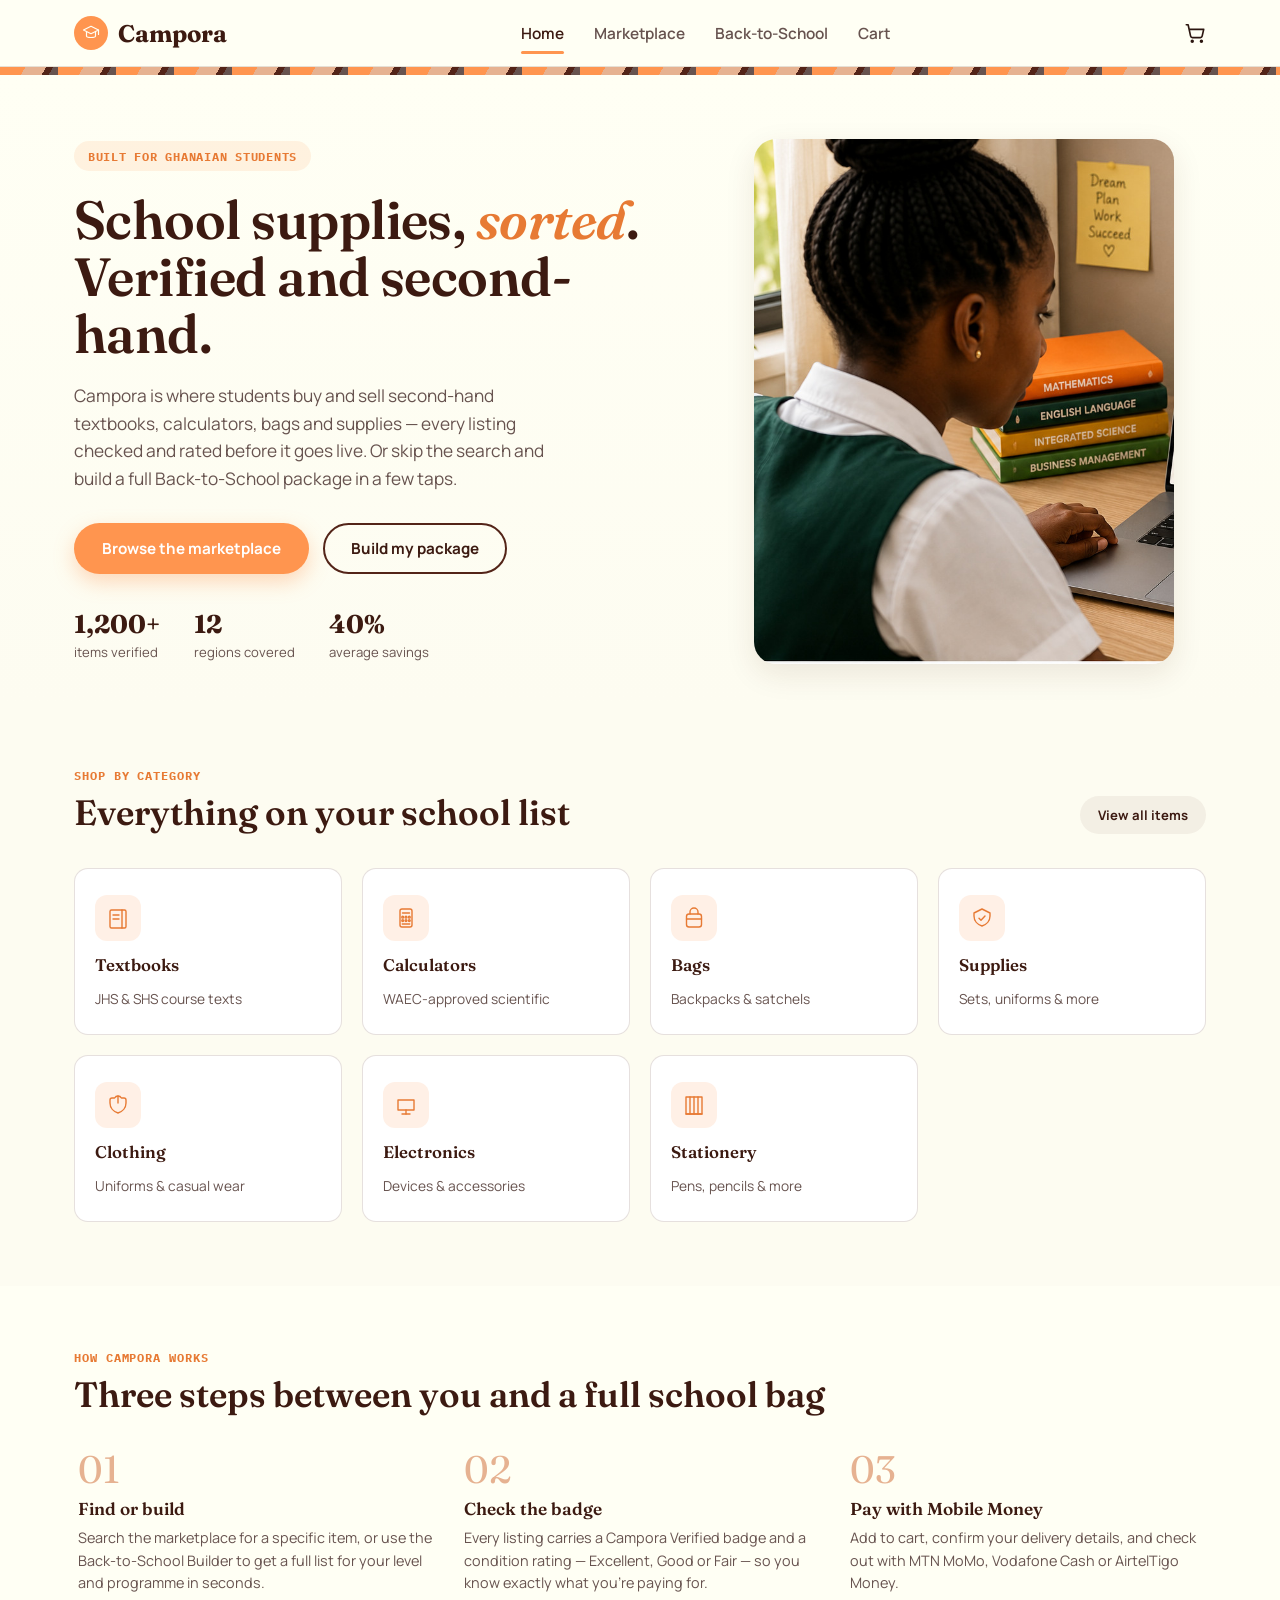
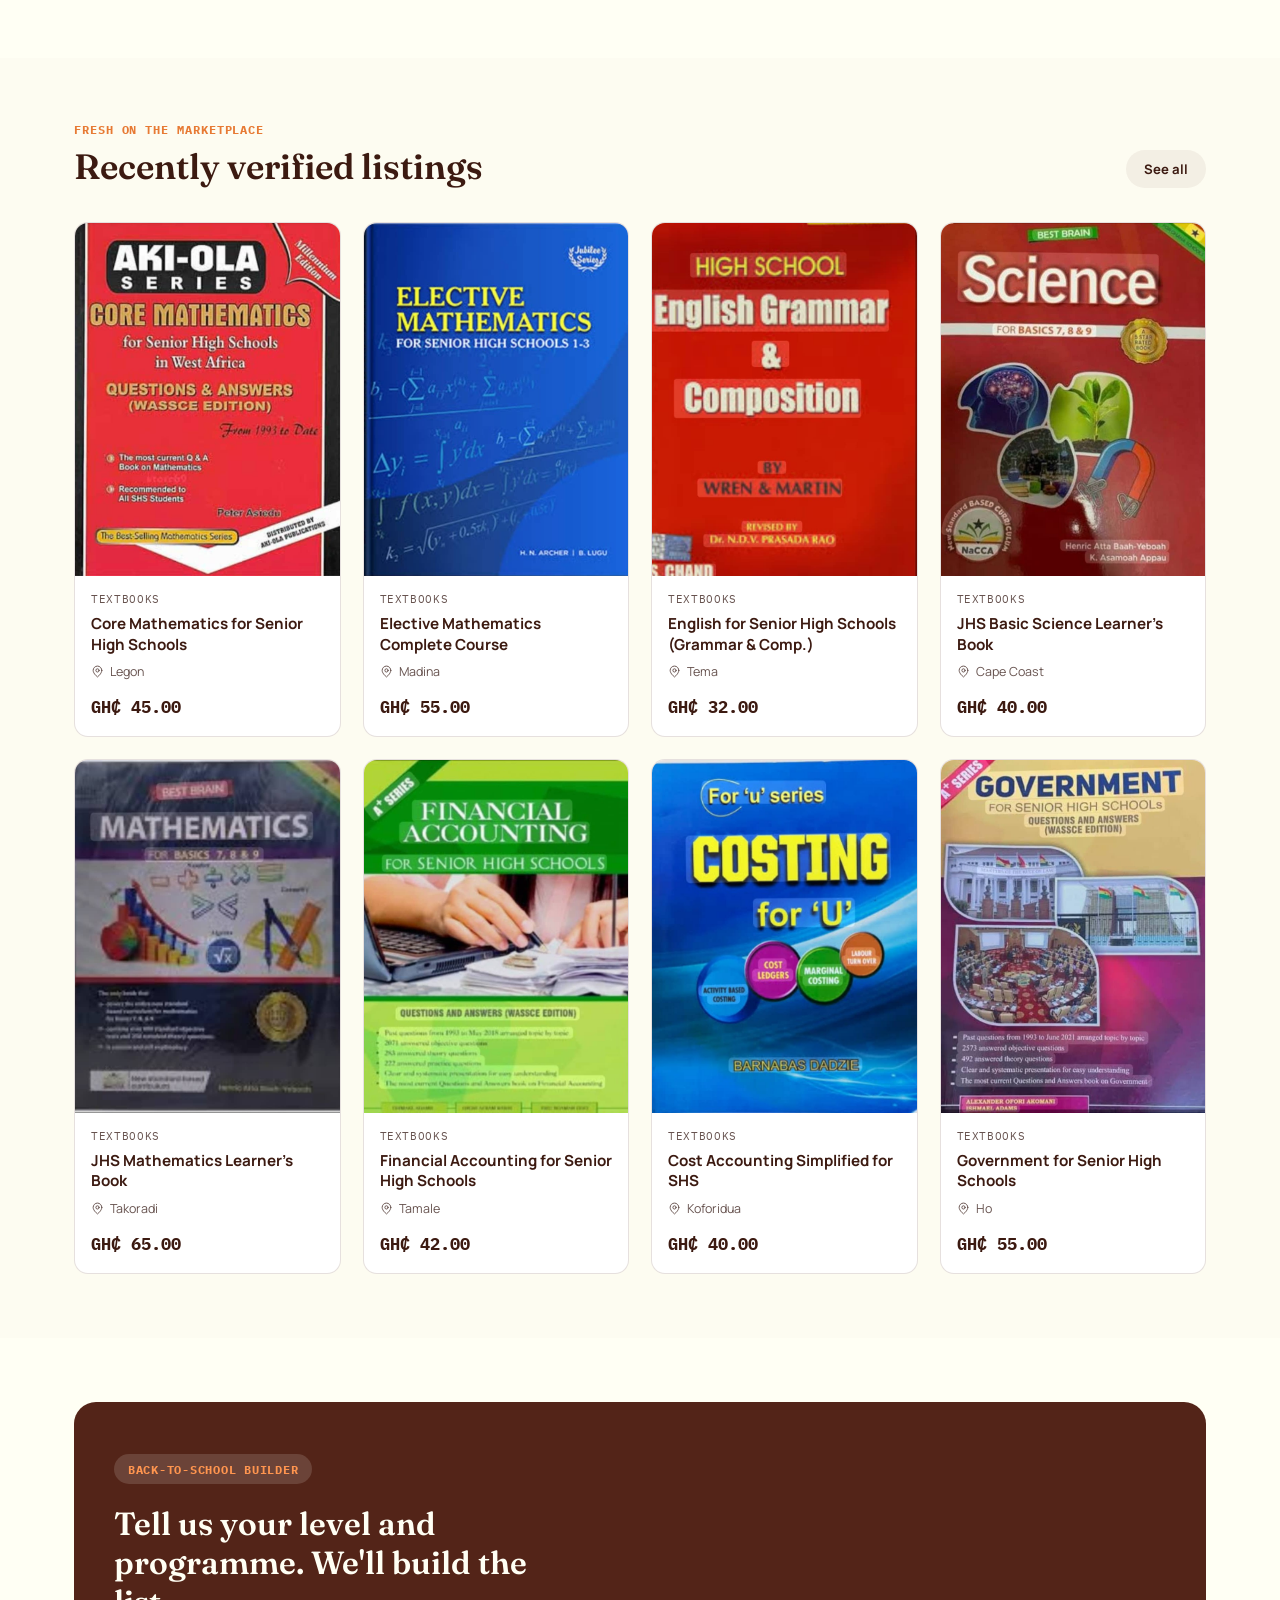
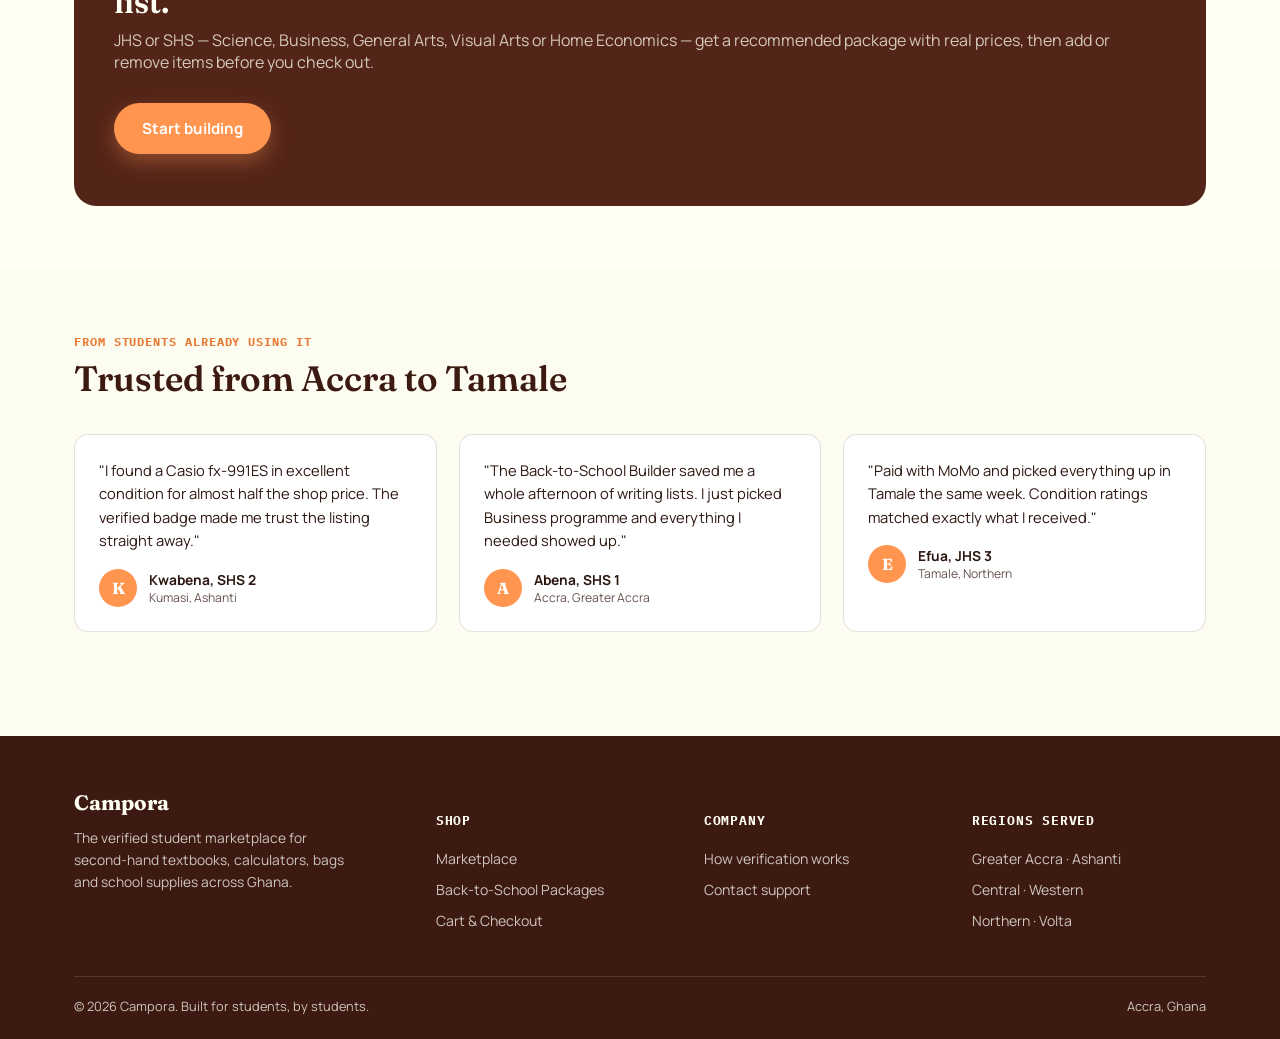
<file: index.html>
<!DOCTYPE html>
<html lang="en">

<head>
  <meta charset="UTF-8">
  <meta name="viewport" content="width=device-width, initial-scale=1.0">
 
  <!-- Google tag (gtag.js) -->
  <script async src="https://www.googletagmanager.com/gtag/js?id=G-PB6SH4STRN"></script>
  <script>
  window.dataLayer = window.dataLayer || [];
  function gtag(){dataLayer.push(arguments);}
  gtag('js', new Date());

  gtag('config', 'G-PB6SH4STRN');
  </script>
  
  <title>Campora — The Student Marketplace of Ghana</title>
  <meta name="description"
    content="Buy and sell verified second-hand textbooks, calculators, bags and school supplies. Build your Back-to-School package in minutes.">
  <link rel="preconnect" href="https://fonts.googleapis.com">
  <link
    href="https://fonts.googleapis.com/css2?family=Fraunces:opsz,wght@9..144,500;9..144,600;9..144,700&family=Manrope:wght@500;600;700;800&family=IBM+Plex+Mono:wght@500;700&display=swap"
    rel="stylesheet">
  <link rel="stylesheet" href="css/style.css">
</head>

<body>

  <header class="site-header">
    <nav class="nav">
      <a href="index.html" class="brand"><span class="brand-mark">
          <svg viewBox="0 0 24 24" fill="none" stroke="currentColor" stroke-width="1.6" stroke-linecap="round"
            stroke-linejoin="round" width="18" height="18">
            <path d="M12 3 2 8l10 5 10-5-10-5Z" />
            <path d="M6 10.5V16c0 1.1 2.7 2 6 2s6-.9 6-2v-5.5" />
            <path d="M22 8v6" />
          </svg>
        </span>Campora</a>
      <ul class="nav-links" data-nav-links>
        <li><a href="index.html" class="active">Home</a></li>
        <li><a href="marketplace.html">Marketplace</a></li>
        <li><a href="packages.html">Back-to-School</a></li>
        <li><a href="cart.html">Cart</a></li>
      </ul>
      <div class="nav-actions">
        <a href="cart.html" class="cart-link">
          <svg viewBox="0 0 24 24" fill="none" stroke="currentColor" stroke-width="1.8" stroke-linecap="round"
            stroke-linejoin="round" width="22" height="22">
            <circle cx="9" cy="21" r="1" />
            <circle cx="19" cy="21" r="1" />
            <path d="M2.5 3h2l2.7 12.4a2 2 0 0 0 2 1.6h8.6a2 2 0 0 0 2-1.6L21.5 8H6.1" />
          </svg>
          <span class="cart-badge" data-cart-count>0</span>
        </a>
        <button class="nav-toggle" data-nav-toggle aria-label="Toggle menu" aria-expanded="false">
          <svg viewBox="0 0 24 24" fill="none" stroke="currentColor" stroke-width="2" stroke-linecap="round">
            <path d="M4 7h16M4 12h16M4 17h16" />
          </svg>
        </button>
      </div>
    </nav>
  </header>
  <div class="kente-strip"></div>

  <main>

    <!-- HERO -->
    <section class="hero">
      <div class="container hero-grid">
        <div>
          <span class="eyebrow">Built for Ghanaian students</span>
          <h1>School supplies, <em>sorted</em>. Verified and second-hand.</h1>
          <p class="hero-sub">Campora is where students buy and sell second-hand textbooks, calculators, bags and
            supplies — every listing checked and rated before it goes live. Or skip the search and build a full
            Back-to-School package in a few taps.</p>
          <div class="hero-actions">
            <a href="marketplace.html" class="btn btn-primary">Browse the marketplace</a>
            <a href="packages.html" class="btn btn-outline">Build my package</a>
          </div>
          <div class="hero-stats">
            <div class="hero-stat"><b>1,200+</b><span>items verified</span></div>
            <div class="hero-stat"><b>12</b><span>regions covered</span></div>
            <div class="hero-stat"><b>40%</b><span>average savings</span></div>
          </div>
        </div>
        <div class="hero-visual">
          <div class="hero-photo">
            <img src="images/grrr.jpg" alt="Student using the Campora marketplace on her laptop">

          </div>
        </div>
      </div>
    </section>

    <!-- CATEGORIES -->
    <section class="section">
      <div class="container">
        <div class="section-head reveal">
          <div>
            <span class="eyebrow-sm">Shop by category</span>
            <h2>Everything on your school list</h2>
          </div>
          <a href="marketplace.html" class="btn btn-ghost btn-sm">View all items</a>
        </div>
        <div class="cat-grid" id="home-cat-grid"></div>
      </div>
    </section>

    <!-- HOW IT WORKS -->
    <section class="section section-alt">
      <div class="container">
        <div class="section-head reveal">
          <div>
            <span class="eyebrow-sm">How Campora works</span>
            <h2>Three steps between you and a full school bag</h2>
          </div>
        </div>
        <div class="steps-grid">
          <div class="step-card reveal">
            <div class="step-num">01</div>
            <h4>Find or build</h4>
            <p>Search the marketplace for a specific item, or use the Back-to-School Builder to get a full list for your
              level and programme in seconds.</p>
          </div>
          <div class="step-card reveal">
            <div class="step-num">02</div>
            <h4>Check the badge</h4>
            <p>Every listing carries a Campora Verified badge and a condition rating — Excellent, Good or Fair — so you
              know exactly what you're paying for.</p>
          </div>
          <div class="step-card reveal">
            <div class="step-num">03</div>
            <h4>Pay with Mobile Money</h4>
            <p>Add to cart, confirm your delivery details, and check out with MTN MoMo, Vodafone Cash or AirtelTigo
              Money.</p>
          </div>
        </div>
      </div>
    </section>

    <!-- FEATURED PRODUCTS -->
    <section class="section">
      <div class="container">
        <div class="section-head reveal">
          <div>
            <span class="eyebrow-sm">Fresh on the marketplace</span>
            <h2>Recently verified listings</h2>
          </div>
          <a href="marketplace.html" class="btn btn-ghost btn-sm">See all</a>
        </div>
        <div class="product-grid" id="home-product-grid"></div>
      </div>
    </section>

    <!-- BACK TO SCHOOL PROMO -->
    <section class="section section-alt">
      <div class="container">
        <div class="cta-banner reveal">
          <div>
            <span class="eyebrow" style="background:rgba(255,255,244,0.14); color:var(--orange);">Back-to-School
              Builder</span>
            <h2>Tell us your level and programme. We'll build the list.</h2>
            <p>JHS or SHS — Science, Business, General Arts, Visual Arts or Home Economics — get a recommended package
              with real prices, then add or remove items before you check out.</p>
          </div>
          <a href="packages.html" class="btn btn-primary">Start building</a>
        </div>
      </div>
    </section>

    <!-- TESTIMONIALS -->
    <section class="section">
      <div class="container">
        <div class="section-head reveal">
          <div>
            <span class="eyebrow-sm">From students already using it</span>
            <h2>Trusted from Accra to Tamale</h2>
          </div>
        </div>
        <div class="testi-grid">
          <div class="testi-card reveal">
            <p class="testi-quote">"I found a Casio fx-991ES in excellent condition for almost half the shop price. The
              verified badge made me trust the listing straight away."</p>
            <div class="testi-who">
              <div class="testi-avatar">K</div>
              <div>
                <div class="testi-name">Kwabena, SHS 2</div>
                <div class="testi-loc">Kumasi, Ashanti</div>
              </div>
            </div>
          </div>
          <div class="testi-card reveal">
            <p class="testi-quote">"The Back-to-School Builder saved me a whole afternoon of writing lists. I just
              picked Business programme and everything I needed showed up."</p>
            <div class="testi-who">
              <div class="testi-avatar">A</div>
              <div>
                <div class="testi-name">Abena, SHS 1</div>
                <div class="testi-loc">Accra, Greater Accra</div>
              </div>
            </div>
          </div>
          <div class="testi-card reveal">
            <p class="testi-quote">"Paid with MoMo and picked everything up in Tamale the same week. Condition ratings
              matched exactly what I received."</p>
            <div class="testi-who">
              <div class="testi-avatar">E</div>
              <div>
                <div class="testi-name">Efua, JHS 3</div>
                <div class="testi-loc">Tamale, Northern</div>
              </div>
            </div>
          </div>
        </div>
      </div>
    </section>

  </main>

  <footer class="site-footer">
    <div class="container">
      <div class="footer-grid">
        <div>
          <div class="footer-brand">Campora</div>
          <p class="footer-desc">The verified student marketplace for second-hand textbooks, calculators, bags and
            school supplies across Ghana.</p>
        </div>
        <div class="footer-col">
          <h5>Shop</h5>
          <a href="marketplace.html">Marketplace</a>
          <a href="packages.html">Back-to-School Packages</a>
          <a href="cart.html">Cart & Checkout</a>
        </div>
        <div class="footer-col">
          <h5>Company</h5>
          <span>How verification works</span>
          <span>Contact support</span>
        </div>
        <div class="footer-col">
          <h5>Regions served</h5>
          <span>Greater Accra · Ashanti</span>
          <span>Central · Western</span>
          <span>Northern · Volta</span>
        </div>
      </div>
      <div class="footer-bottom">
        <span>© 2026 Campora. Built for students, by students.</span>
        <span>Accra, Ghana</span>
      </div>
    </div>
  </footer>

  <script src="js/data.js"></script>
  <script src="js/main.js"></script>
  <script>
    document.getElementById("home-cat-grid").innerHTML = CAMP_CATS.map(c => `
    <a href="marketplace.html?category=${c.key}" class="cat-card reveal">
      <div class="cat-icon">${campSvg(c.key)}</div>
      <h3>${c.label}</h3>
      <span>${c.desc}</span>
    </a>`).join("");

    const featured = campGetProducts().filter(p => p.status === "approved").slice(0, 8);
    document.getElementById("home-product-grid").innerHTML = featured.map(campProductCardHTML).join("");
  </script>
</body>

</html>
</file>
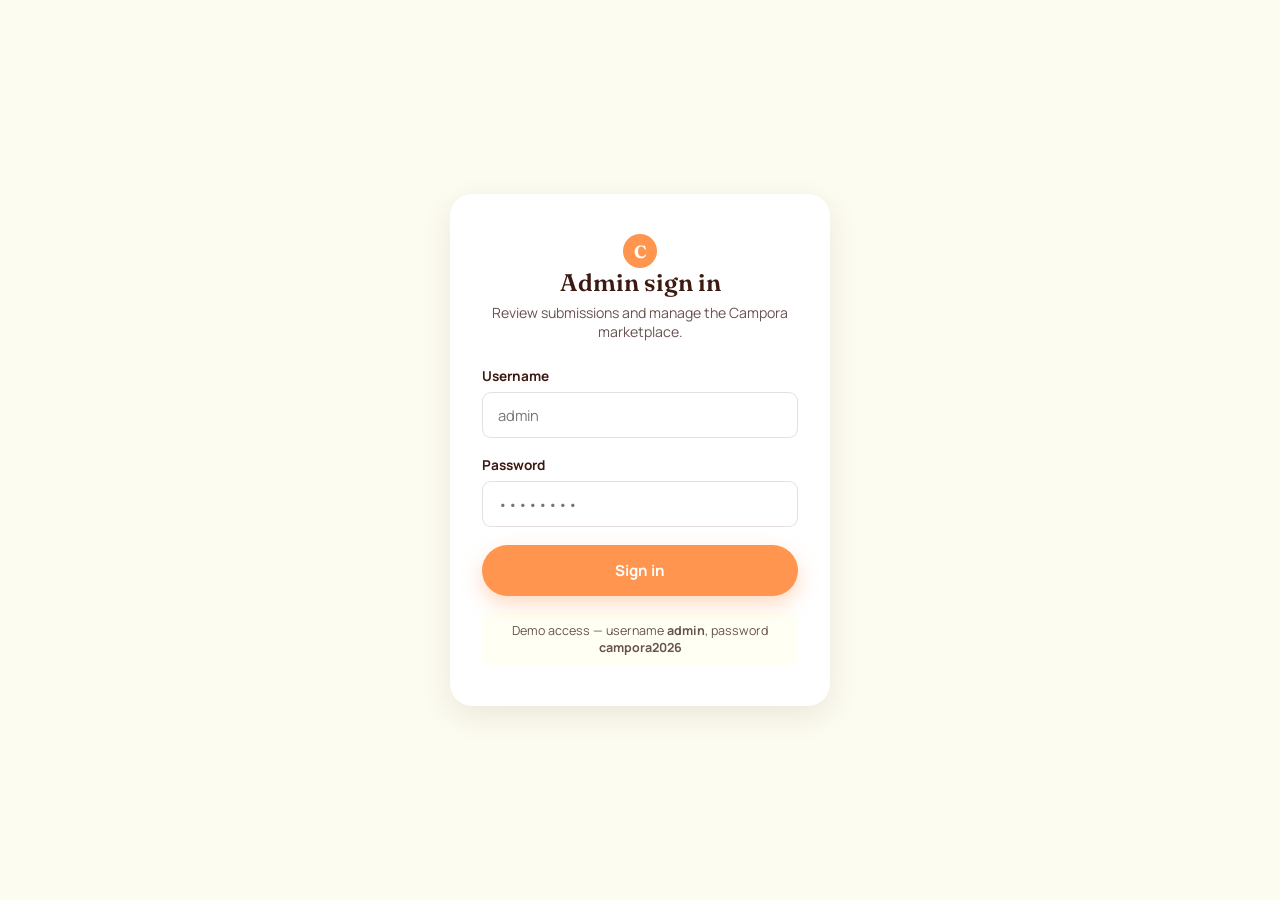
<file: admin.html>
<!DOCTYPE html>
<html lang="en">
<head>
<meta charset="UTF-8">
<meta name="viewport" content="width=device-width, initial-scale=1.0">
<!-- Google tag (gtag.js) -->
<script async src="https://www.googletagmanager.com/gtag/js?id=G-PB6SH4STRN"></script>
<script>
  window.dataLayer = window.dataLayer || [];
  function gtag(){dataLayer.push(arguments);}
  gtag('js', new Date());

  gtag('config', 'G-PB6SH4STRN');
</script>
  
<title>Admin Dashboard — Campora</title>
<link rel="preconnect" href="https://fonts.googleapis.com">
<link href="https://fonts.googleapis.com/css2?family=Fraunces:opsz,wght@9..144,500;9..144,600;9..144,700&family=Manrope:wght@500;600;700;800&family=IBM+Plex+Mono:wght@500;700&display=swap" rel="stylesheet">
<link rel="stylesheet" href="css/style.css">
</head>
<body>

<!-- LOGIN GATE -->
<div class="login-shell" id="login-shell">
  <div class="login-card">
    <span class="brand-mark" style="margin:0 auto;">C</span>
    <h2>Admin sign in</h2>
    <p>Review submissions and manage the Campora marketplace.</p>
    <form id="login-form">
      <div class="field" style="text-align:left;">
        <label for="admin-user">Username</label>
        <input type="text" id="admin-user" placeholder="admin" required>
      </div>
      <div class="field" style="text-align:left;">
        <label for="admin-pass">Password</label>
        <input type="password" id="admin-pass" placeholder="••••••••" required>
      </div>
      <button type="submit" class="btn btn-primary btn-block">Sign in</button>
    </form>
    <div class="login-hint">Demo access — username <strong>admin</strong>, password <strong>campora2026</strong></div>
  </div>
</div>

<!-- DASHBOARD -->
<div id="admin-dashboard" style="display:none;">
  <header class="site-header">
    <nav class="nav">
      <a href="index.html" class="brand"><span class="brand-mark">C</span>Campora</a>
      <div class="nav-actions">
        <span class="chip">Admin session</span>
        <button class="btn btn-ghost btn-sm" id="logout-btn">Log out</button>
      </div>
    </nav>
  </header>

  <div class="admin-shell">
    <aside class="admin-side">
      <div class="brand"><span class="brand-mark">C</span>Campora</div>
      <nav class="admin-nav" id="admin-nav">
        <a href="#" data-tab="overview" class="active">
          <svg viewBox="0 0 24 24" fill="none" stroke="currentColor" stroke-width="1.8" stroke-linecap="round" stroke-linejoin="round"><rect x="3" y="3" width="7" height="9" rx="1.5"/><rect x="14" y="3" width="7" height="5" rx="1.5"/><rect x="14" y="12" width="7" height="9" rx="1.5"/><rect x="3" y="16" width="7" height="5" rx="1.5"/></svg>
          Overview
        </a>
        <a href="#" data-tab="pending">
          <svg viewBox="0 0 24 24" fill="none" stroke="currentColor" stroke-width="1.8" stroke-linecap="round" stroke-linejoin="round"><circle cx="12" cy="12" r="9"/><path d="M12 7v5l3 3"/></svg>
          Pending review
        </a>
        <a href="#" data-tab="listings">
          <svg viewBox="0 0 24 24" fill="none" stroke="currentColor" stroke-width="1.8" stroke-linecap="round" stroke-linejoin="round"><path d="M4 6h16M4 12h16M4 18h10"/></svg>
          All listings
        </a>
      </nav>
    </aside>

    <main class="admin-main">
      <div class="admin-topbar">
        <div>
          <h1 style="font-size:1.6rem;" id="admin-page-title">Overview</h1>
          <p class="muted" style="margin-top:4px;">Manage submissions and keep an eye on marketplace health.</p>
        </div>
      </div>

      <div id="tab-overview">
        <div class="stat-grid" id="stat-grid"></div>
        <div class="card" style="margin-bottom:24px;">
          <h4 style="margin-bottom:18px; font-size:1.05rem;">Listings by category</h4>
          <div id="category-bars"></div>
        </div>
        <div class="card">
          <h4 style="margin-bottom:18px; font-size:1.05rem;">Recent orders</h4>
          <div class="table-scroll">
            <table>
              <thead><tr><th>Order</th><th>Items</th><th>Mobile Money</th><th>Location</th><th>Total</th></tr></thead>
              <tbody id="orders-body"></tbody>
            </table>
          </div>
        </div>
      </div>

      <div id="tab-pending" style="display:none;">
        <div class="admin-table-wrap">
          <div class="table-scroll">
            <table>
              <thead><tr><th>Item</th><th>Category</th><th>Price</th><th>Condition</th><th>Seller</th><th>Location</th><th>Action</th></tr></thead>
              <tbody id="pending-body"></tbody>
            </table>
          </div>
        </div>
      </div>

      <div id="tab-listings" style="display:none;">
        <div class="sort-row">
          <span class="result-count" id="listings-count"></span>
          <select id="listings-filter">
            <option value="all">All statuses</option>
            <option value="approved">Approved</option>
            <option value="pending">Pending</option>
            <option value="rejected">Rejected</option>
          </select>
        </div>
        <div class="admin-table-wrap">
          <div class="table-scroll">
            <table>
              <thead><tr><th>Item</th><th>Category</th><th>Price</th><th>Condition</th><th>Status</th><th>Location</th></tr></thead>
              <tbody id="listings-body"></tbody>
            </table>
          </div>
        </div>
      </div>
    </main>
  </div>
</div>

<script src="js/data.js"></script>
<script src="js/main.js"></script>
<script src="js/admin.js"></script>
</body>
</html>
</file>
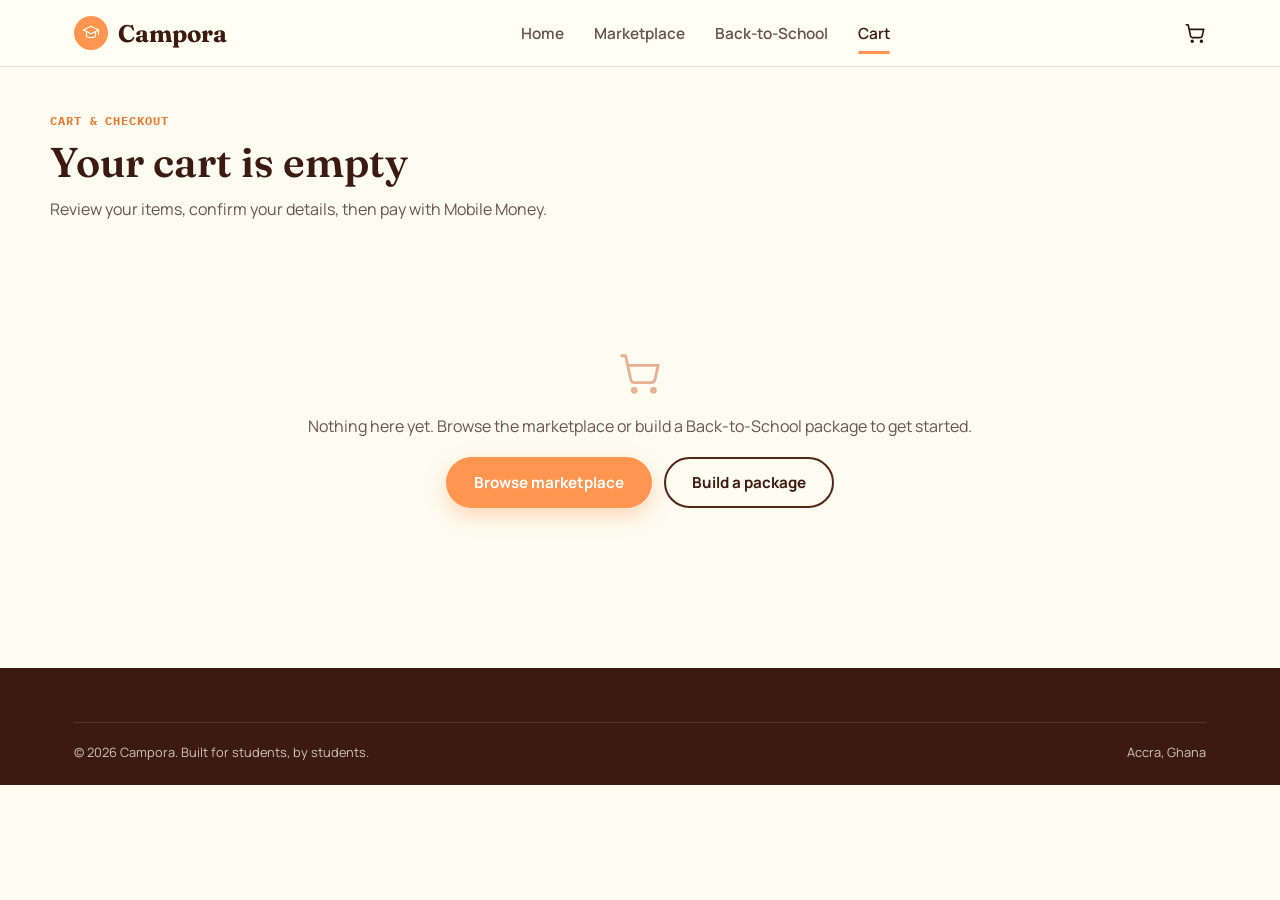
<file: cart.html>
<!DOCTYPE html>
<html lang="en">
<head>
<meta charset="UTF-8">
<meta name="viewport" content="width=device-width, initial-scale=1.0">

<!-- Google tag (gtag.js) -->
<script async src="https://www.googletagmanager.com/gtag/js?id=G-PB6SH4STRN"></script>
<script>
  window.dataLayer = window.dataLayer || [];
  function gtag(){dataLayer.push(arguments);}
  gtag('js', new Date());

  gtag('config', 'G-PB6SH4STRN');
</script>
  
<title>Cart & Checkout — Campora</title>
<link rel="preconnect" href="https://fonts.googleapis.com">
<link href="https://fonts.googleapis.com/css2?family=Fraunces:opsz,wght@9..144,500;9..144,600;9..144,700&family=Manrope:wght@500;600;700;800&family=IBM+Plex+Mono:wght@500;700&display=swap" rel="stylesheet">
<link rel="stylesheet" href="css/style.css">
</head>
<body>

<header class="site-header">
  <nav class="nav">
    <a href="index.html" class="brand"><span class="brand-mark">
  <svg viewBox="0 0 24 24" fill="none" stroke="currentColor" stroke-width="1.6" stroke-linecap="round" stroke-linejoin="round" width="18" height="18">
    <path d="M12 3 2 8l10 5 10-5-10-5Z"/>
    <path d="M6 10.5V16c0 1.1 2.7 2 6 2s6-.9 6-2v-5.5"/>
    <path d="M22 8v6"/>
  </svg>
</span>Campora</a>
    <ul class="nav-links" data-nav-links>
      <li><a href="index.html">Home</a></li>
      <li><a href="marketplace.html">Marketplace</a></li>
      <li><a href="packages.html">Back-to-School</a></li>
      <li><a href="cart.html" class="active">Cart</a></li>
    </ul>
    <div class="nav-actions">
      <a href="cart.html" class="cart-link">
        <svg viewBox="0 0 24 24" fill="none" stroke="currentColor" stroke-width="1.8" stroke-linecap="round" stroke-linejoin="round" width="22" height="22"><circle cx="9" cy="21" r="1"/><circle cx="19" cy="21" r="1"/><path d="M2.5 3h2l2.7 12.4a2 2 0 0 0 2 1.6h8.6a2 2 0 0 0 2-1.6L21.5 8H6.1"/></svg>
        <span class="cart-badge" data-cart-count>0</span>
      </a>
      <button class="nav-toggle" data-nav-toggle aria-label="Toggle menu" aria-expanded="false">
        <svg viewBox="0 0 24 24" fill="none" stroke="currentColor" stroke-width="2" stroke-linecap="round"><path d="M4 7h16M4 12h16M4 17h16"/></svg>
      </button>
    </div>
  </nav>
</header>

<main>
  <div class="container page-head">
    <span class="eyebrow-sm">Cart & Checkout</span>
    <h1 id="cart-heading">Your cart</h1>
    <p>Review your items, confirm your details, then pay with Mobile Money.</p>
  </div>

  <section class="section-tight">
    <div class="container" id="cart-wrap"></div>
  </section>
</main>

<footer class="site-footer">
  <div class="container">
    <div class="footer-bottom">
      <span>© 2026 Campora. Built for students, by students.</span>
      <span>Accra, Ghana</span>
    </div>
  </div>
</footer>

<script src="https://js.paystack.co/v1/inline.js"></script>
<script src="js/config.js"></script>
<script src="js/data.js"></script>
<script src="js/main.js"></script>
<script src="js/cart.js"></script>
</body>
</html>
</file>
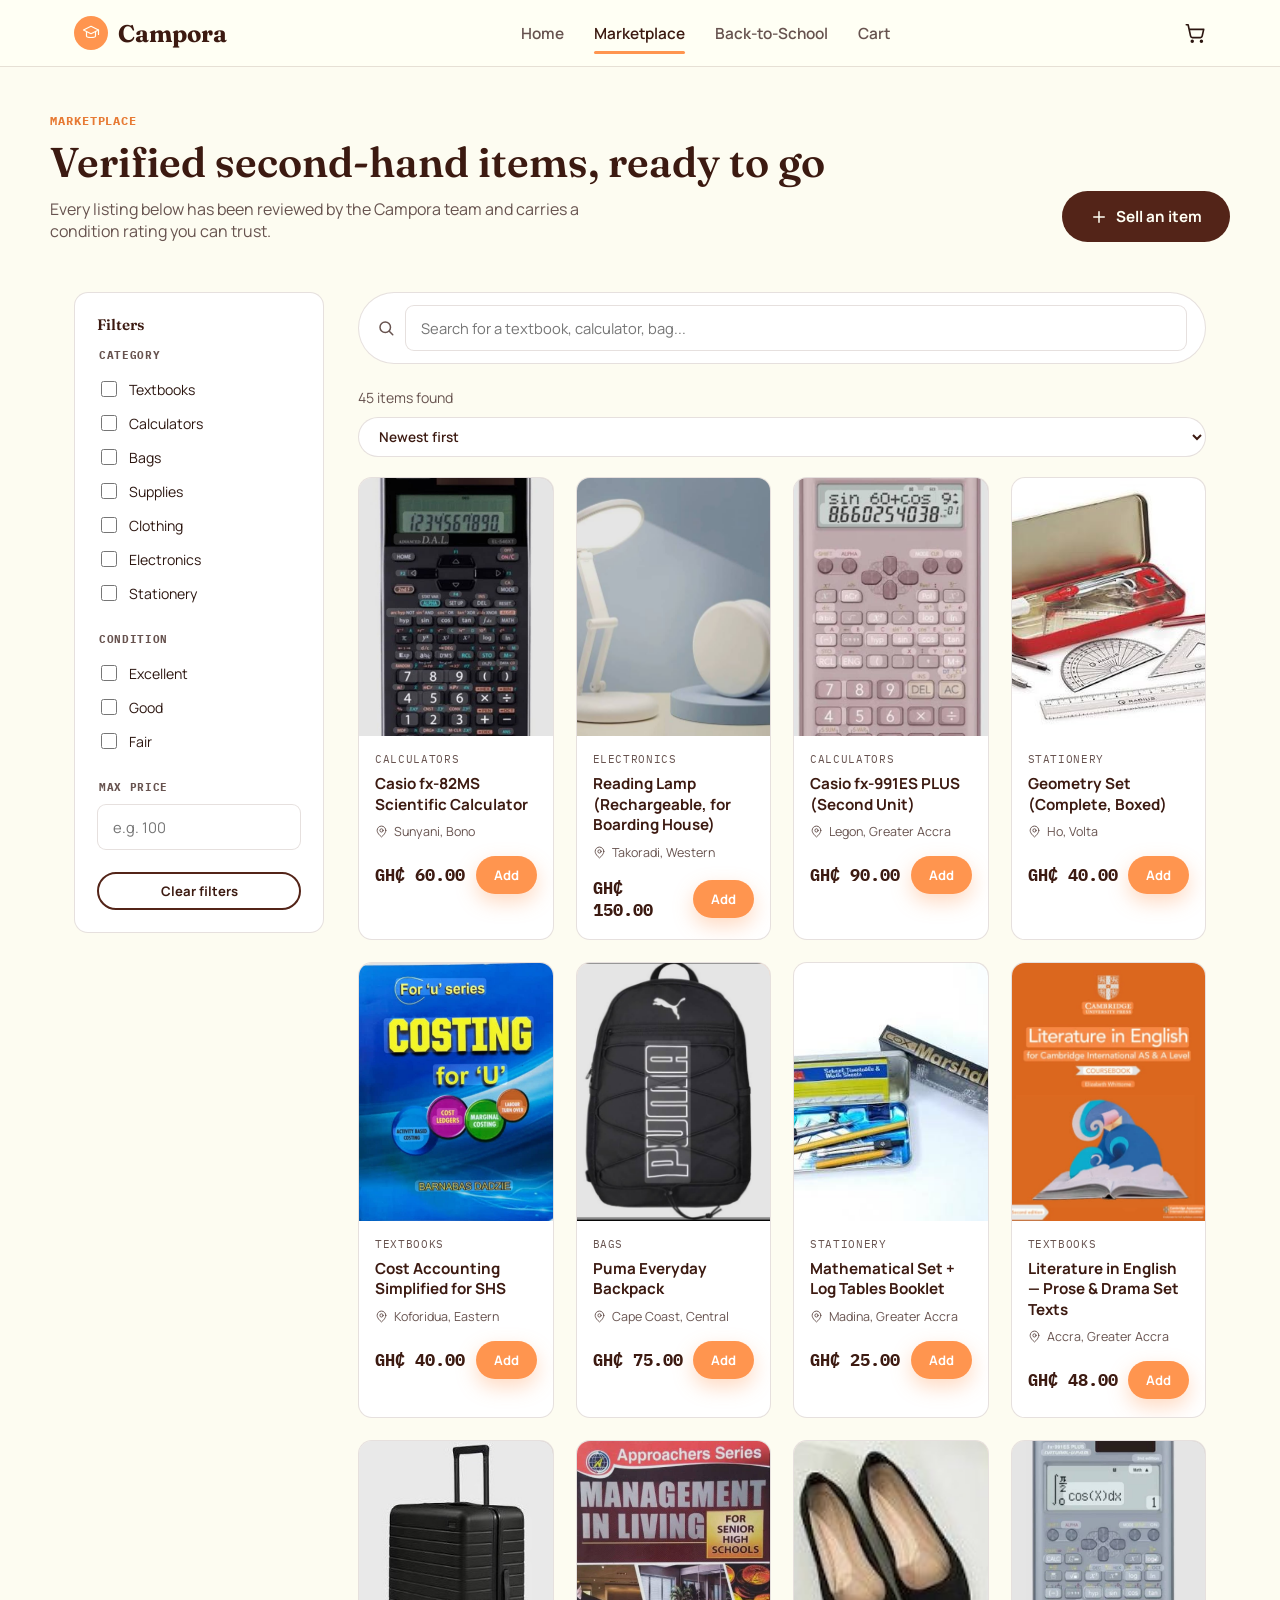
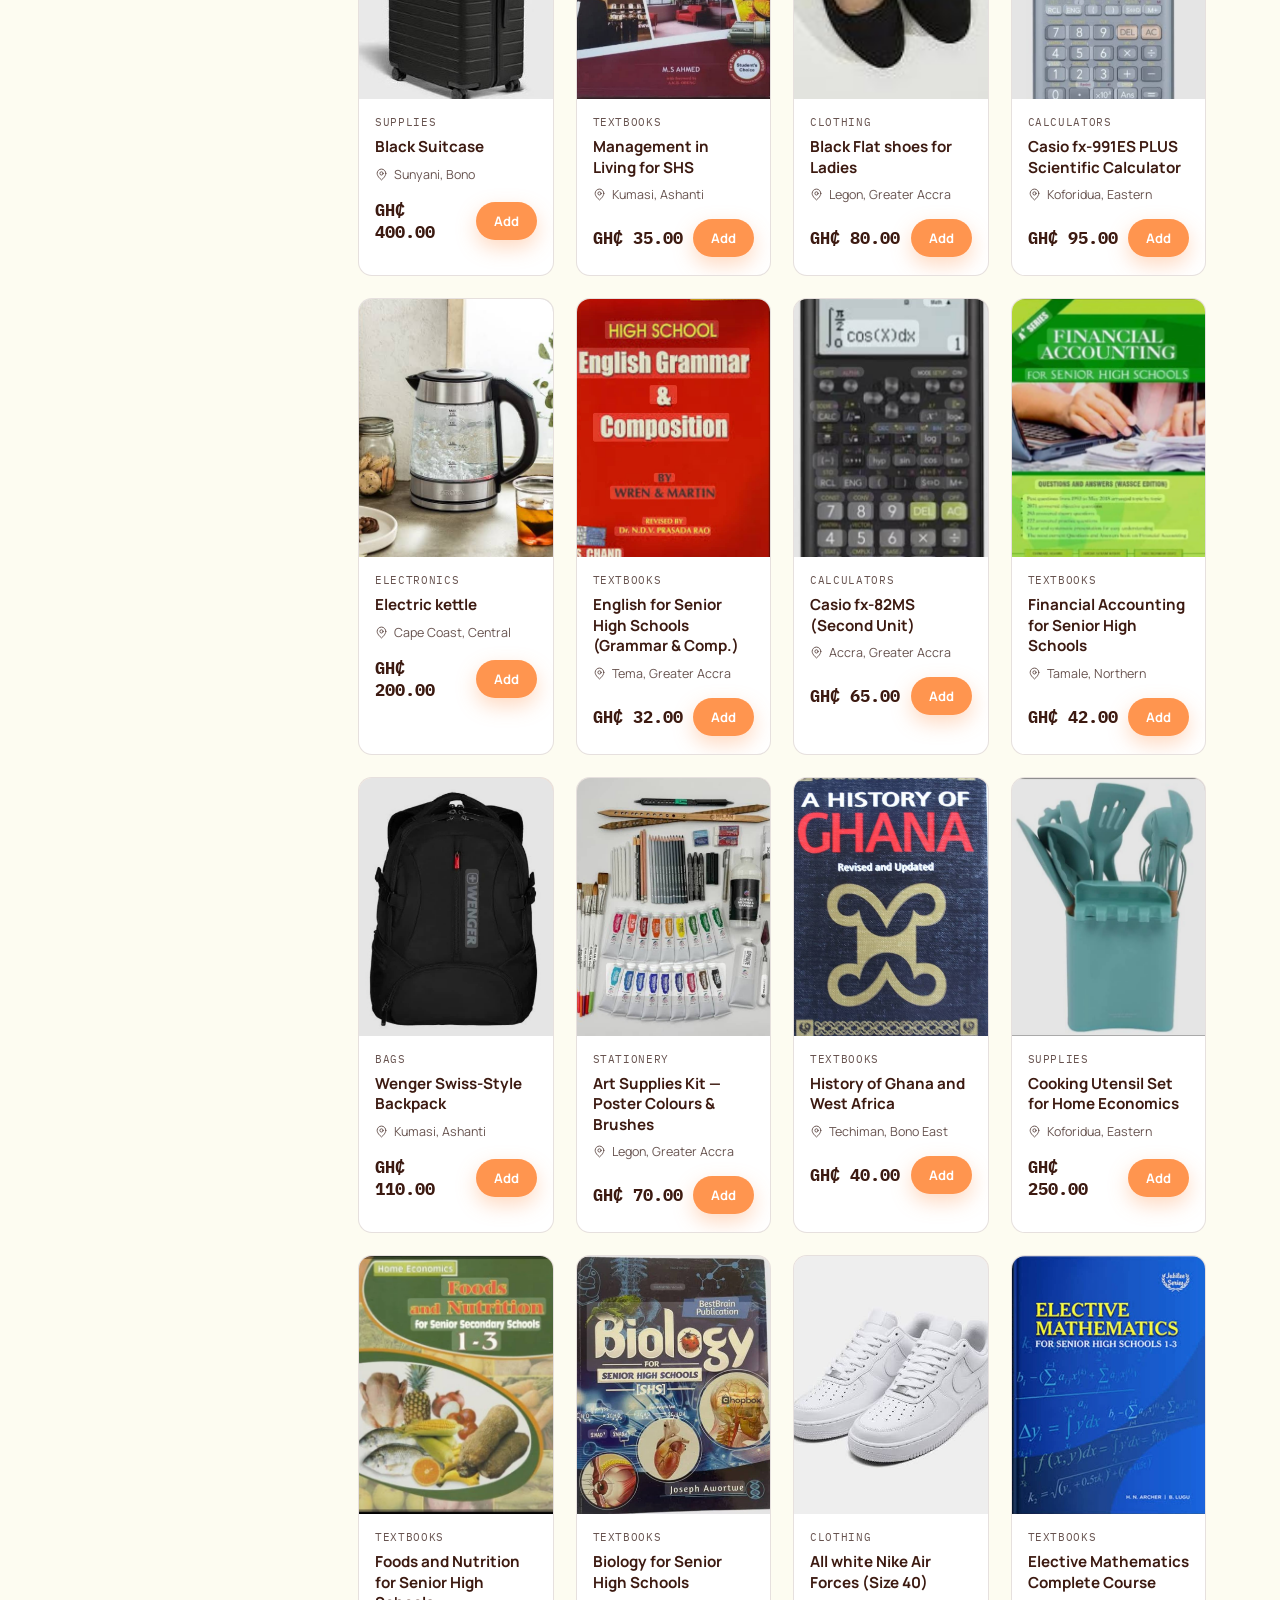
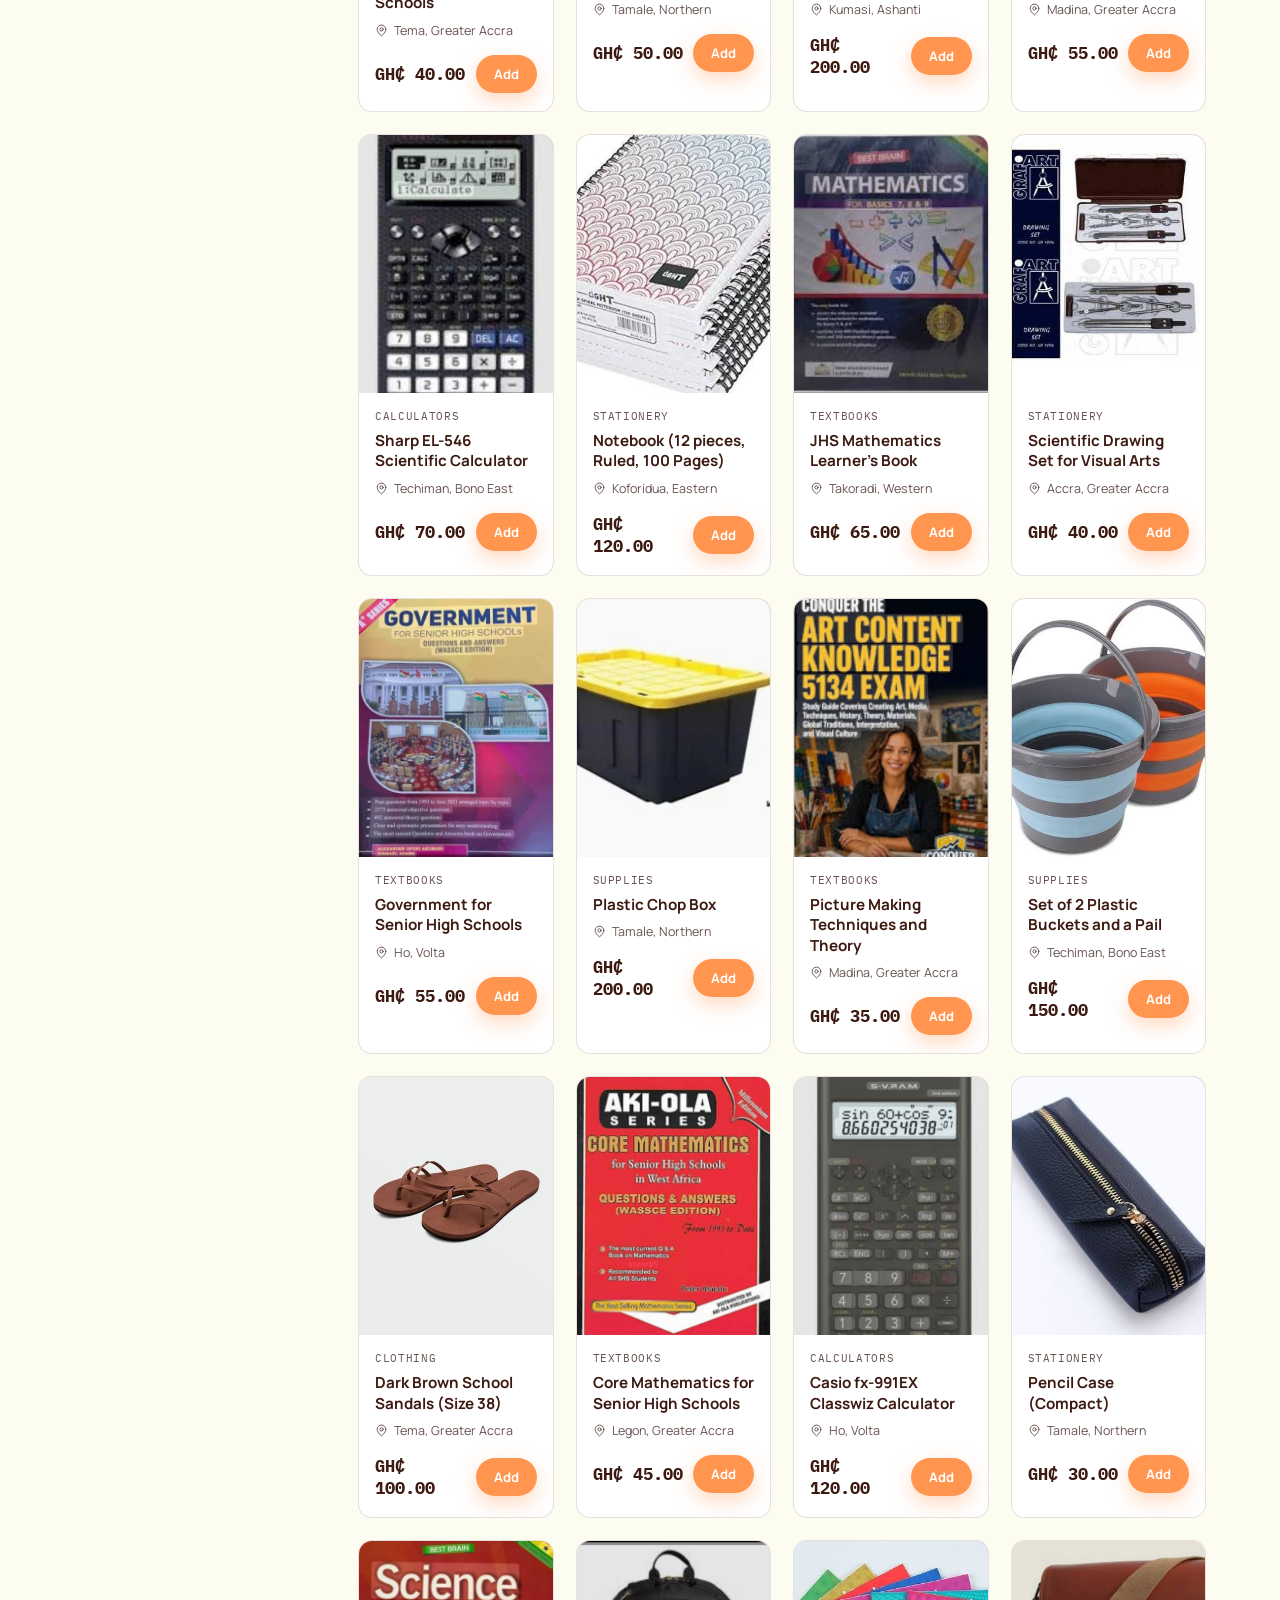
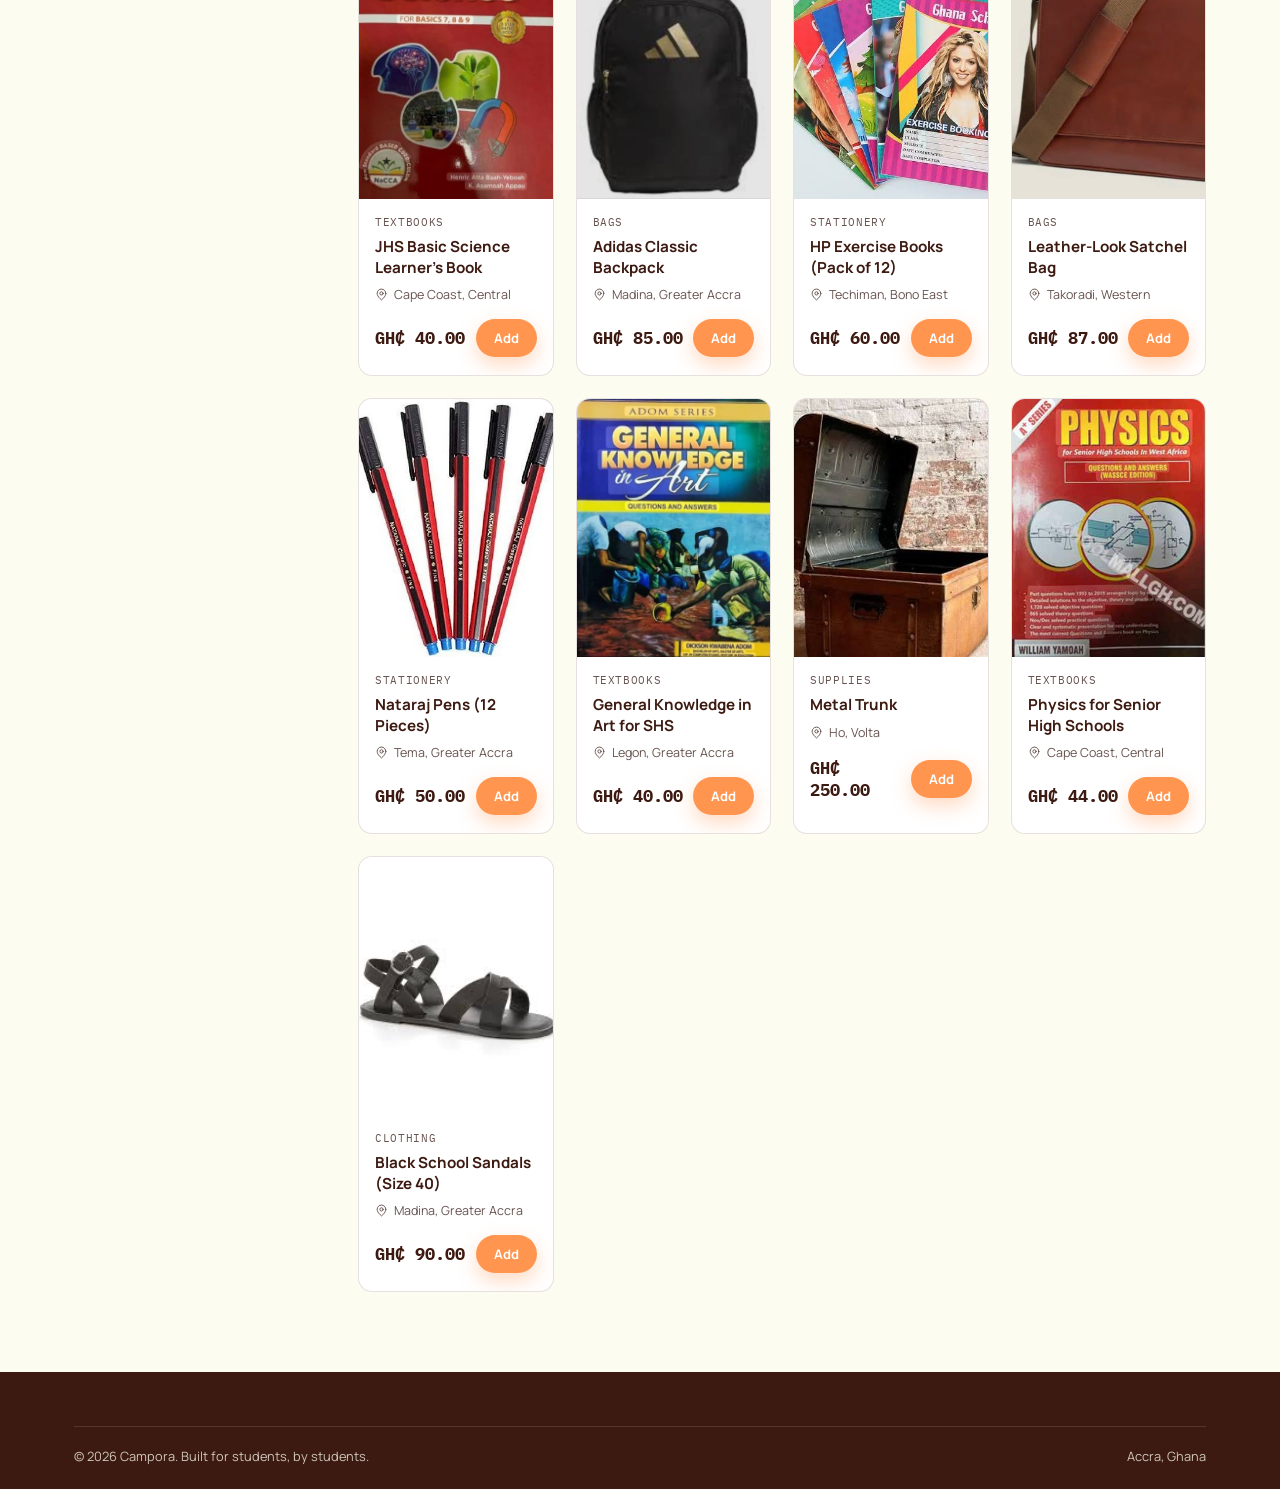
<file: marketplace.html>
<!DOCTYPE html>
<html lang="en">

<head>
  <meta charset="UTF-8">
  <meta name="viewport" content="width=device-width, initial-scale=1.0">
  <!-- Google tag (gtag.js) -->
  <script async src="https://www.googletagmanager.com/gtag/js?id=G-PB6SH4STRN"></script>
  <script>
  window.dataLayer = window.dataLayer || [];
  function gtag(){dataLayer.push(arguments);}
  gtag('js', new Date());

  gtag('config', 'G-PB6SH4STRN');
  </script>
  
  <title>Marketplace — Campora</title>
  <link rel="preconnect" href="https://fonts.googleapis.com">
  <link
    href="https://fonts.googleapis.com/css2?family=Fraunces:opsz,wght@9..144,500;9..144,600;9..144,700&family=Manrope:wght@500;600;700;800&family=IBM+Plex+Mono:wght@500;700&display=swap"
    rel="stylesheet">
  <link rel="stylesheet" href="css/style.css">
</head>

<body>

  <header class="site-header">
    <nav class="nav">
      <a href="index.html" class="brand"><span class="brand-mark">
          <svg viewBox="0 0 24 24" fill="none" stroke="currentColor" stroke-width="1.6" stroke-linecap="round"
            stroke-linejoin="round" width="18" height="18">
            <path d="M12 3 2 8l10 5 10-5-10-5Z" />
            <path d="M6 10.5V16c0 1.1 2.7 2 6 2s6-.9 6-2v-5.5" />
            <path d="M22 8v6" />
          </svg>
        </span>Campora</a>
      <ul class="nav-links" data-nav-links>
        <li><a href="index.html">Home</a></li>
        <li><a href="marketplace.html" class="active">Marketplace</a></li>
        <li><a href="packages.html">Back-to-School</a></li>
        <li><a href="cart.html">Cart</a></li>
      </ul>
      <div class="nav-actions">
        <a href="cart.html" class="cart-link">
          <svg viewBox="0 0 24 24" fill="none" stroke="currentColor" stroke-width="1.8" stroke-linecap="round"
            stroke-linejoin="round" width="22" height="22">
            <circle cx="9" cy="21" r="1" />
            <circle cx="19" cy="21" r="1" />
            <path d="M2.5 3h2l2.7 12.4a2 2 0 0 0 2 1.6h8.6a2 2 0 0 0 2-1.6L21.5 8H6.1" />
          </svg>
          <span class="cart-badge" data-cart-count>0</span>
        </a>
        <button class="nav-toggle" data-nav-toggle aria-label="Toggle menu" aria-expanded="false">
          <svg viewBox="0 0 24 24" fill="none" stroke="currentColor" stroke-width="2" stroke-linecap="round">
            <path d="M4 7h16M4 12h16M4 17h16" />
          </svg>
        </button>
      </div>
    </nav>
  </header>

  <main>
    <div class="container page-head">
      <div style="display:flex; align-items:flex-end; justify-content:space-between; gap:20px; flex-wrap:wrap;">
        <div>
          <span class="eyebrow-sm">Marketplace</span>
          <h1>Verified second-hand items, ready to go</h1>
          <p>Every listing below has been reviewed by the Campora team and carries a condition rating you can trust.</p>
        </div>
        <button class="btn btn-dark" id="open-sell">
          <svg viewBox="0 0 24 24" fill="none" stroke="currentColor" stroke-width="2" stroke-linecap="round"
            stroke-linejoin="round" width="18" height="18">
            <path d="M12 5v14M5 12h14" />
          </svg>
          Sell an item
        </button>
      </div>
    </div>

    <section class="section-tight">
      <div class="container market-layout">

        <aside class="filters">
          <h4>Filters</h4>
          <div class="filter-group">
            <legend>Category</legend>
            <div id="filter-categories"></div>
          </div>
          <div class="filter-group">
            <legend>Condition</legend>
            <label class="filter-option"><input type="checkbox" name="condition" value="Excellent"> Excellent</label>
            <label class="filter-option"><input type="checkbox" name="condition" value="Good"> Good</label>
            <label class="filter-option"><input type="checkbox" name="condition" value="Fair"> Fair</label>
          </div>
          <div class="filter-group">
            <legend>Max price</legend>
            <input type="number" id="max-price" placeholder="e.g. 100" min="0">
          </div>
          <button class="btn btn-outline btn-sm btn-block" id="clear-filters">Clear filters</button>
        </aside>

        <div>
          <div class="search-box">
            <svg viewBox="0 0 24 24" fill="none" stroke="currentColor" stroke-width="2" stroke-linecap="round"
              stroke-linejoin="round">
              <circle cx="11" cy="11" r="7" />
              <path d="m21 21-4.3-4.3" />
            </svg>
            <input type="text" id="search-input" placeholder="Search for a textbook, calculator, bag...">
          </div>
          <div class="sort-row">
            <span class="result-count" id="result-count">Loading items…</span>
            <select id="sort-select">
              <option value="newest">Newest first</option>
              <option value="price-asc">Price: low to high</option>
              <option value="price-desc">Price: high to low</option>
            </select>
          </div>
          <div class="product-grid" id="market-grid"></div>
          <div class="empty-state" id="empty-state" style="display:none">
            <svg viewBox="0 0 24 24" fill="none" stroke="currentColor" stroke-width="1.6" stroke-linecap="round"
              stroke-linejoin="round">
              <circle cx="11" cy="11" r="7" />
              <path d="m21 21-4.3-4.3" />
            </svg>
            <p>No items match your filters yet. Try clearing a filter or searching another term.</p>
          </div>
        </div>

      </div>
    </section>
  </main>

  <footer class="site-footer">
    <div class="container">
      <div class="footer-bottom">
        <span>© 2026 Campora. Built for students, by students.</span>
        <span>Accra, Ghana</span>
      </div>
    </div>
  </footer>

  <!-- SELL AN ITEM MODAL -->
  <div class="modal-backdrop" id="sell-modal"
    style="display:none; position:fixed; inset:0; background:rgba(44,22,16,0.5); z-index:100; align-items:center; justify-content:center; padding:20px;">
    <div class="card" style="max-width:560px; width:100%; max-height:88vh; overflow-y:auto;">
      <div style="display:flex; justify-content:space-between; align-items:flex-start; margin-bottom:6px;">
        <div>
          <span class="eyebrow-sm">Submit for review</span>
          <h3 style="font-family:var(--font-display); font-size:1.4rem; color:var(--brown-ink);">Sell an item on Campora
          </h3>
        </div>
        <button class="icon-btn" id="close-sell" aria-label="Close">
          <svg viewBox="0 0 24 24" fill="none" stroke="currentColor" stroke-width="2" stroke-linecap="round"
            stroke-linejoin="round">
            <path d="M18 6 6 18M6 6l12 12" />
          </svg>
        </button>
      </div>
      <p class="muted" style="font-size:0.86rem; margin-bottom:20px;">Your item goes to the Campora team for review.
        Once approved, it receives a Verified badge and a condition rating, then goes live on the marketplace.</p>

      <form id="sell-form">
        <div class="field">
          <label for="s-name">Item name</label>
          <input type="text" id="s-name" placeholder="e.g. Core Mathematics for SHS" required>
        </div>
        <div class="field-row">
          <div class="field">
            <label for="s-category">Category</label>
            <select id="s-category" required>
              <option value="textbooks">Textbooks</option>
              <option value="calculators">Calculators</option>
              <option value="bags">Bags</option>
              <option value="supplies"> School Supplies</option>
              <option value="clothing">Clothing</option>
              <option value="electronics">Electronics</option>
              <option value="stationery">Stationery</option>
            </select>
          </div>
          <div class="field">
            <label for="s-price">Asking price (GH₵)</label>
            <input type="number" id="s-price" min="1" placeholder="e.g. 40" required>
          </div>
        </div>
        <div class="field">
          <label for="s-condition">Condition</label>
          <select id="s-condition" required>
            <option value="Excellent">Excellent</option>
            <option value="Good">Good</option>
            <option value="Fair">Fair</option>
          </select>
        </div>
        <div class="field">
          <label for="s-location">Pickup location</label>
          <select id="s-location" required></select>
        </div>
        <div class="field">
          <label for="s-desc">Description</label>
          <textarea id="s-desc" placeholder="Tell buyers about wear, missing pages, accessories included..."
            required></textarea>
        </div>
        <div class="field">
          <label>Photos</label>
          <div class="upload-box" id="upload-box">
            <svg viewBox="0 0 24 24" fill="none" stroke="currentColor" stroke-width="1.6" stroke-linecap="round"
              stroke-linejoin="round">
              <rect x="3" y="5" width="18" height="14" rx="2" />
              <path d="m3 15 4.5-4.5a2 2 0 0 1 2.8 0L15 15" />
              <circle cx="16" cy="9" r="1.5" />
            </svg>
            Tap to add photos (demo only — no file is uploaded)
          </div>
          <div class="thumb-row" id="thumb-row"></div>
        </div>
        <button type="submit" class="btn btn-primary btn-block">Submit for review</button>
      </form>
    </div>
  </div>

  <script src="js/data.js"></script>
  <script src="js/main.js"></script>
  <script src="js/marketplace.js"></script>
</body>

</html>
</file>
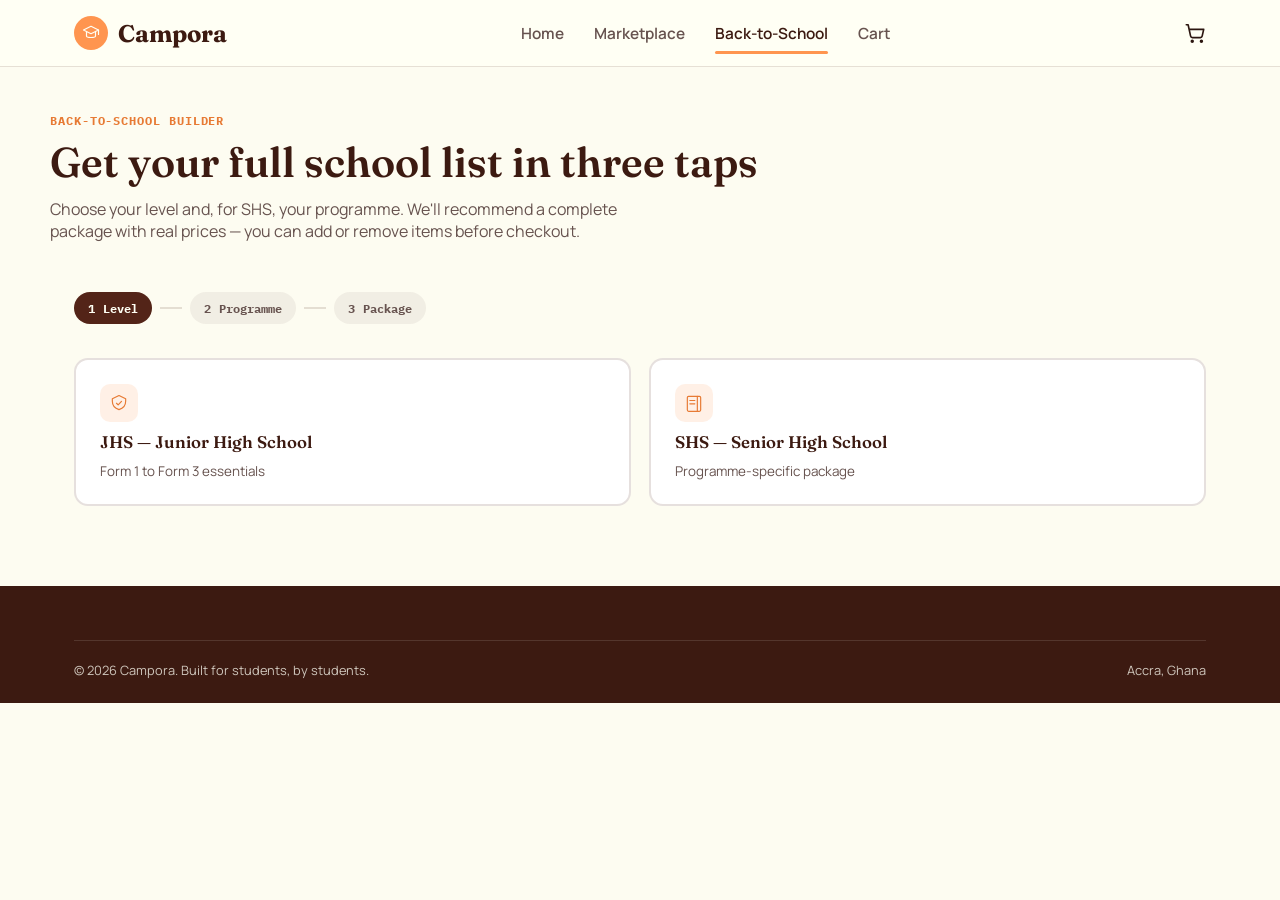
<file: packages.html>
<!DOCTYPE html>
<html lang="en">
<head>
<meta charset="UTF-8">
<meta name="viewport" content="width=device-width, initial-scale=1.0">

  <!-- Google tag (gtag.js) -->
<script async src="https://www.googletagmanager.com/gtag/js?id=G-PB6SH4STRN"></script>
<script>
  window.dataLayer = window.dataLayer || [];
  function gtag(){dataLayer.push(arguments);}
  gtag('js', new Date());

  gtag('config', 'G-PB6SH4STRN');
</script>
  
  <title>Back-to-School Packages — Campora</title>
<link rel="preconnect" href="https://fonts.googleapis.com">
<link href="https://fonts.googleapis.com/css2?family=Fraunces:opsz,wght@9..144,500;9..144,600;9..144,700&family=Manrope:wght@500;600;700;800&family=IBM+Plex+Mono:wght@500;700&display=swap" rel="stylesheet">
<link rel="stylesheet" href="css/style.css">
</head>
<body>

<header class="site-header">
  <nav class="nav">
    <a href="index.html" class="brand"><span class="brand-mark">
  <svg viewBox="0 0 24 24" fill="none" stroke="currentColor" stroke-width="1.6" stroke-linecap="round" stroke-linejoin="round" width="18" height="18">
    <path d="M12 3 2 8l10 5 10-5-10-5Z"/>
    <path d="M6 10.5V16c0 1.1 2.7 2 6 2s6-.9 6-2v-5.5"/>
    <path d="M22 8v6"/>
  </svg>
</span>Campora</a>
    <ul class="nav-links" data-nav-links>
      <li><a href="index.html">Home</a></li>
      <li><a href="marketplace.html">Marketplace</a></li>
      <li><a href="packages.html" class="active">Back-to-School</a></li>
      <li><a href="cart.html">Cart</a></li>
    </ul>
    <div class="nav-actions">
      <a href="cart.html" class="cart-link">
        <svg viewBox="0 0 24 24" fill="none" stroke="currentColor" stroke-width="1.8" stroke-linecap="round" stroke-linejoin="round" width="22" height="22"><circle cx="9" cy="21" r="1"/><circle cx="19" cy="21" r="1"/><path d="M2.5 3h2l2.7 12.4a2 2 0 0 0 2 1.6h8.6a2 2 0 0 0 2-1.6L21.5 8H6.1"/></svg>
        <span class="cart-badge" data-cart-count>0</span>
      </a>
      <button class="nav-toggle" data-nav-toggle aria-label="Toggle menu" aria-expanded="false">
        <svg viewBox="0 0 24 24" fill="none" stroke="currentColor" stroke-width="2" stroke-linecap="round"><path d="M4 7h16M4 12h16M4 17h16"/></svg>
      </button>
    </div>
  </nav>
</header>

<main>
  <div class="container page-head">
    <span class="eyebrow-sm">Back-to-School Builder</span>
    <h1>Get your full school list in three taps</h1>
    <p>Choose your level and, for SHS, your programme. We'll recommend a complete package with real prices — you can add or remove items before checkout.</p>
  </div>

  <section class="section-tight">
    <div class="container">
      <div class="step-track" id="step-track"></div>
      <div id="builder-content"></div>
    </div>
  </section>
</main>

<footer class="site-footer">
  <div class="container">
    <div class="footer-bottom">
      <span>© 2026 Campora. Built for students, by students.</span>
      <span>Accra, Ghana</span>
    </div>
  </div>
</footer>

<script src="js/data.js"></script>
<script src="js/main.js"></script>
<script src="js/packages.js"></script>
</body>
</html>
</file>
<file: css/style.css>
/* ==========================================================
   CAMPORA — stylesheet
   Palette: dark brown / warm orange / cream / soft peach /
            muted taupe / light beige
   Type: Fraunces (display) + Manrope (body) + IBM Plex Mono (data)
   ========================================================== */

:root {
  --brown: #532418;
  --brown-ink: #3c1a11;
  --orange: #FF954F;
  --orange-deep: #e77a34;
  --cream: #FFFFF4;
  --peach: #e6b291;
  --taupe: #67534F;
  --beige: #FDFCF1;

  --ink: #2c1610;
  --line: rgba(83, 36, 24, 0.14);
  --shadow: 0 10px 30px rgba(83, 36, 24, 0.10);
  --shadow-sm: 0 4px 14px rgba(83, 36, 24, 0.08);

  --radius-lg: 22px;
  --radius-md: 14px;
  --radius-sm: 9px;

  --font-display: "Fraunces", Georgia, serif;
  --font-body: "Manrope", -apple-system, BlinkMacSystemFont, sans-serif;
  --font-mono: "IBM Plex Mono", monospace;
}

*,
*::before,
*::after {
  box-sizing: border-box;
}

html {
  scroll-behavior: smooth;
}

body {
  margin: 0;
  font-family: var(--font-body);
  background: var(--beige);
  color: var(--ink);
  -webkit-font-smoothing: antialiased;
}

img {
  max-width: 100%;
  display: block;
}

a {
  color: inherit;
  text-decoration: none;
}

button {
  font-family: inherit;
  cursor: pointer;
}

ul {
  margin: 0;
  padding: 0;
  list-style: none;
}

h1,
h2,
h3,
h4 {
  font-family: var(--font-display);
  margin: 0;
  color: var(--brown-ink);
  font-weight: 600;
}

p {
  margin: 0;
}

.container {
  max-width: 1180px;
  margin: 0 auto;
  padding: 0 24px;
}

@media (prefers-reduced-motion: reduce) {
  * {
    animation-duration: 0.01ms !important;
    transition-duration: 0.01ms !important;
  }
}

:focus-visible {
  outline: 2.5px solid var(--orange-deep);
  outline-offset: 3px;
  border-radius: 4px;
}

/* ---------------- kente-strip divider (signature motif) ---------------- */
.kente-strip {
  height: 8px;
  width: 100%;
  background: repeating-linear-gradient(120deg,
      var(--orange) 0 22px,
      var(--peach) 22px 40px,
      var(--brown) 40px 46px,
      var(--taupe) 46px 58px);
  background-size: 58px 8px;
}

/* ---------------- top navigation ---------------- */
.site-header {
  position: sticky;
  top: 0;
  z-index: 50;
  background: var(--cream);
  border-bottom: 1px solid var(--line);
}

.nav {
  display: flex;
  align-items: center;
  justify-content: space-between;
  padding: 16px 24px;
  max-width: 1180px;
  margin: 0 auto;
}

.brand {
  display: flex;
  align-items: center;
  gap: 10px;
  font-family: var(--font-display);
  font-size: 1.5rem;
  font-weight: 700;
  color: var(--brown-ink);
}

.brand-mark {
  width: 34px;
  height: 34px;
  border-radius: 50%;
  background: var(--orange);
  display: flex;
  align-items: center;
  justify-content: center;
  color: var(--cream);
  font-family: var(--font-display);
  font-weight: 700;
  font-size: 1.1rem;
  flex-shrink: 0;
}

.nav-links {
  display: flex;
  align-items: center;
  gap: 30px;
}

.nav-links a {
  font-weight: 600;
  font-size: 0.96rem;
  color: var(--taupe);
  position: relative;
  padding: 4px 0;
  transition: color .2s ease;
}

.nav-links a:hover,
.nav-links a.active {
  color: var(--brown-ink);
}

.nav-links a.active::after {
  content: "";
  position: absolute;
  left: 0;
  right: 0;
  bottom: -6px;
  height: 3px;
  background: var(--orange);
  border-radius: 3px;
}

.nav-actions {
  display: flex;
  align-items: center;
  gap: 14px;
}

.cart-link {
  position: relative;
  display: flex;
  align-items: center;
  gap: 8px;
  font-weight: 700;
}

.cart-badge {
  display: none;
  align-items: center;
  justify-content: center;
  min-width: 20px;
  height: 20px;
  padding: 0 5px;
  background: var(--orange);
  color: #fff;
  font-size: 0.72rem;
  font-weight: 800;
  border-radius: 999px;
  font-family: var(--font-mono);
}

.nav-toggle {
  display: none;
  background: none;
  border: none;
  padding: 6px;
  color: var(--brown-ink);
}

.nav-toggle svg {
  width: 26px;
  height: 26px;
}

@media (max-width: 860px) {
  .nav-links {
    position: fixed;
    inset: 68px 0 0 0;
    background: var(--cream);
    flex-direction: column;
    align-items: flex-start;
    gap: 0;
    padding: 10px 24px 24px;
    transform: translateY(-8px);
    opacity: 0;
    pointer-events: none;
    transition: all .22s ease;
    border-top: 1px solid var(--line);
  }

  .nav-links.open {
    opacity: 1;
    pointer-events: auto;
    transform: translateY(0);
  }

  .nav-links a {
    width: 100%;
    padding: 14px 0;
    border-bottom: 1px solid var(--line);
  }

  .nav-links a.active::after {
    display: none;
  }

  .nav-links a.active {
    color: var(--orange-deep);
  }

  .nav-toggle {
    display: block;
  }
}

/* ---------------- buttons ---------------- */
.btn {
  display: inline-flex;
  align-items: center;
  justify-content: center;
  gap: 8px;
  padding: 13px 26px;
  border-radius: 999px;
  font-weight: 700;
  font-size: 0.95rem;
  border: 2px solid transparent;
  transition: transform .18s ease, box-shadow .18s ease, background .18s ease;
  white-space: nowrap;
}

.btn:active {
  transform: scale(0.97);
}

.btn-primary {
  background: var(--orange);
  color: #fff;
  box-shadow: 0 8px 20px rgba(255, 149, 79, 0.35);
}

.btn-primary:hover {
  background: var(--orange-deep);
  box-shadow: 0 10px 24px rgba(231, 122, 52, 0.4);
}

.btn-dark {
  background: var(--brown);
  color: var(--cream);
}

.btn-dark:hover {
  background: var(--brown-ink);
}

.btn-outline {
  background: transparent;
  border-color: var(--brown);
  color: var(--brown-ink);
}

.btn-outline:hover {
  background: var(--brown);
  color: var(--cream);
}

.btn-ghost {
  background: rgba(83, 36, 24, 0.06);
  color: var(--brown-ink);
}

.btn-ghost:hover {
  background: rgba(83, 36, 24, 0.12);
}

.btn-sm {
  padding: 8px 16px;
  font-size: 0.82rem;
}

.btn-block {
  width: 100%;
}

.btn[disabled] {
  opacity: .5;
  cursor: not-allowed;
}

/* ---------------- hero ---------------- */
.hero {
  background: linear-gradient(180deg, var(--cream) 0%, var(--beige) 100%);
  padding: 64px 0 40px;
  overflow: hidden;
}

.hero-grid {
  display: grid;
  grid-template-columns: 1.1fr 0.9fr;
  gap: 56px;
  align-items: center;
}

.eyebrow {
  display: inline-flex;
  align-items: center;
  gap: 8px;
  font-family: var(--font-mono);
  font-size: 0.78rem;
  letter-spacing: 0.06em;
  text-transform: uppercase;
  color: var(--orange-deep);
  font-weight: 700;
  background: rgba(255, 149, 79, 0.12);
  padding: 7px 14px;
  border-radius: 999px;
  margin-bottom: 20px;
}

.hero h1 {
  font-size: clamp(2.3rem, 4.2vw, 3.5rem);
  line-height: 1.06;
  letter-spacing: -0.01em;
  margin-bottom: 20px;
}

.hero h1 em {
  font-style: italic;
  color: var(--orange-deep);
}

.hero-sub {
  font-size: 1.08rem;
  color: var(--taupe);
  max-width: 46ch;
  margin-bottom: 30px;
  line-height: 1.6;
}

.hero-actions {
  display: flex;
  gap: 14px;
  flex-wrap: wrap;
  margin-bottom: 34px;
}

.hero-stats {
  display: flex;
  gap: 34px;
  flex-wrap: wrap;
}

.hero-stat b {
  display: block;
  font-family: var(--font-display);
  font-size: 1.6rem;
  color: var(--brown-ink);
}

.hero-stat span {
  font-size: 0.82rem;
  color: var(--taupe);
}

.hero-visual {
  position: relative;
  display: flex;
  align-items: center;
  justify-content: center;
}

.hero-photo {
  width: 100%;
  max-width: 420px;
  aspect-ratio: 4/5;
  border-radius: var(--radius-lg);
  overflow: hidden;
  box-shadow: var(--shadow);
}

.hero-photo img {
  width: 100%;
  height: 100%;
  object-fit: cover;
  display: block;
}

@media (max-width: 900px) {
  .hero-grid {
    grid-template-columns: 1fr;
  }

  .hero-visual {
    order: -1;
    padding-bottom: 10px;
  }

  .hero-card {
    display: none;
  }
}

/* ---------------- sections ---------------- */
.section {
  padding: 64px 0;
}

.section-tight {
  padding: 40px 0;
}

.section-head {
  display: flex;
  align-items: flex-end;
  justify-content: space-between;
  gap: 20px;
  margin-bottom: 34px;
  flex-wrap: wrap;
}

.section-head h2 {
  font-size: clamp(1.6rem, 3vw, 2.2rem);
}

.section-head p {
  color: var(--taupe);
  margin-top: 8px;
  max-width: 52ch;
}

.eyebrow-sm {
  font-family: var(--font-mono);
  font-size: 0.72rem;
  letter-spacing: 0.08em;
  text-transform: uppercase;
  color: var(--orange-deep);
  font-weight: 700;
  margin-bottom: 8px;
  display: block;
}

.section-alt {
  background: var(--cream);
}

/* ---------------- category grid ---------------- */
.cat-grid {
  display: grid;
  grid-template-columns: repeat(4, 1fr);
  gap: 20px;
}

.cat-card {
  background: #fff;
  border-radius: var(--radius-md);
  padding: 26px 20px;
  border: 1px solid var(--line);
  transition: transform .2s ease, box-shadow .2s ease, border-color .2s ease;
  display: flex;
  flex-direction: column;
  gap: 14px;
}

.cat-card:hover {
  transform: translateY(-4px);
  box-shadow: var(--shadow-sm);
  border-color: var(--peach);
}

.cat-icon {
  width: 46px;
  height: 46px;
  border-radius: 12px;
  background: rgba(255, 149, 79, 0.14);
  color: var(--orange-deep);
  display: flex;
  align-items: center;
  justify-content: center;
}

.cat-icon svg {
  width: 24px;
  height: 24px;
}

.cat-card h3 {
  font-size: 1.05rem;
}

.cat-card span {
  color: var(--taupe);
  font-size: 0.86rem;
}

@media (max-width: 760px) {
  .cat-grid {
    grid-template-columns: repeat(2, 1fr);
  }
}

/* ---------------- product cards ---------------- */
.product-grid {
  display: grid;
  grid-template-columns: repeat(4, 1fr);
  gap: 22px;
}

.product-card {
  background: #fff;
  border-radius: var(--radius-md);
  overflow: hidden;
  border: 1px solid var(--line);
  display: flex;
  flex-direction: column;
  transition: transform .2s ease, box-shadow .2s ease;
}

.product-card:hover {
  transform: translateY(-5px);
  box-shadow: var(--shadow);
}

.product-visual{
  aspect-ratio: 3/4;
  display:flex; align-items:center; justify-content:center;
  position: relative;
}

.product-visual svg {
  width: 30%;
  height: 30%;
}

.product-photo{
  position: absolute;
  inset: 0;
  width: 100%;
  height: 100%;
  object-fit: cover;
}

.product-visual.textbooks {
  background: linear-gradient(150deg, #fdece0, var(--peach));
  color: var(--brown);
}

.product-visual.calculators {
  background: linear-gradient(150deg, #f3e3da, var(--taupe));
  color: #fff;
}

.product-visual.bags {
  background: linear-gradient(150deg, #ffe3cc, var(--orange));
  color: #fff;
}

.product-visual.supplies {
  background: linear-gradient(150deg, #f0e6df, var(--brown));
  color: var(--cream);
}

.product-visual.clothing {
  background: linear-gradient(150deg, #fbe6e0, var(--peach));
  color: var(--brown-ink);
}

.product-visual.electronics {
  background: linear-gradient(150deg, #e0e0e0, var(--taupe));
  color: var(--brown-ink);
}

.product-visual.stationery {
  background: linear-gradient(150deg, #f3e3da, var(--taupe));
  color: #fff;
}

.verified-badge {
  position: absolute;
  top: 10px;
  left: 10px;
  display: flex;
  align-items: center;
  gap: 5px;
  background: rgba(255, 255, 244, 0.94);
  color: var(--brown-ink);
  font-family: var(--font-mono);
  font-size: 0.62rem;
  font-weight: 700;
  letter-spacing: 0.04em;
  text-transform: uppercase;
  padding: 5px 9px;
  border-radius: 999px;
  box-shadow: var(--shadow-sm);
}

.verified-badge svg {
  width: 12px;
  height: 12px;
  color: var(--orange-deep);
}

.cond-badge {
  position: absolute;
  top: 10px;
  right: 10px;
  font-family: var(--font-mono);
  font-size: 0.62rem;
  font-weight: 700;
  text-transform: uppercase;
  padding: 5px 9px;
  border-radius: 999px;
  letter-spacing: 0.03em;
}

.cond-Excellent {
  background: #e6f3e6;
  color: #2c6b2f;
}

.cond-Good {
  background: #fff3d9;
  color: #96650b;
}

.cond-Fair {
  background: #fbe6e0;
  color: #a13f22;
}

.product-body {
  padding: 16px 16px 18px;
  display: flex;
  flex-direction: column;
  gap: 8px;
  flex: 1;
}

.product-cat {
  font-family: var(--font-mono);
  font-size: 0.68rem;
  text-transform: uppercase;
  letter-spacing: 0.06em;
  color: var(--taupe);
}

.product-name {
  font-family: var(--font-body);
  font-weight: 700;
  font-size: 0.95rem;
  line-height: 1.35;
  color: var(--brown-ink);
}

.product-meta {
  display: flex;
  align-items: center;
  gap: 6px;
  font-size: 0.78rem;
  color: var(--taupe);
}

.product-meta svg {
  width: 13px;
  height: 13px;
  flex-shrink: 0;
}

.product-foot {
  display: flex;
  align-items: center;
  justify-content: space-between;
  margin-top: 8px;
  gap: 10px;
}

.product-price {
  font-family: var(--font-mono);
  font-weight: 700;
  font-size: 1.05rem;
  color: var(--brown-ink);
}

@media (max-width: 980px) {
  .product-grid {
    grid-template-columns: repeat(3, 1fr);
  }
}

@media (max-width: 700px) {
  .product-grid {
    grid-template-columns: repeat(2, 1fr);
  }

  .cat-grid {
    grid-template-columns: repeat(2, 1fr);
  }
}

@media (max-width: 460px) {
  .product-grid {
    grid-template-columns: 1fr 1fr;
    gap: 12px;
  }
}

/* ---------------- marketplace layout ---------------- */
.market-layout {
  display: grid;
  grid-template-columns: 250px 1fr;
  gap: 34px;
  align-items: start;
}

.filters {
  background: #fff;
  border: 1px solid var(--line);
  border-radius: var(--radius-md);
  padding: 22px;
  position: sticky;
  top: 90px;
}

.filters h4 {
  font-size: 0.95rem;
  margin-bottom: 14px;
}

.filter-group {
  margin-bottom: 22px;
}

.filter-group:last-child {
  margin-bottom: 0;
}

.filter-group legend {
  font-family: var(--font-mono);
  font-size: 0.7rem;
  text-transform: uppercase;
  letter-spacing: 0.06em;
  color: var(--taupe);
  margin-bottom: 10px;
  font-weight: 700;
}

.filter-option {
  display: flex;
  align-items: center;
  gap: 9px;
  padding: 6px 0;
  font-size: 0.88rem;
  cursor: pointer;
}

.filter-option input {
  accent-color: var(--orange-deep);
  width: 16px;
  height: 16px;
}

.search-box {
  display: flex;
  align-items: center;
  gap: 10px;
  background: #fff;
  border: 1px solid var(--line);
  border-radius: 999px;
  padding: 12px 18px;
  margin-bottom: 24px;
}

.search-box svg {
  width: 18px;
  height: 18px;
  color: var(--taupe);
  flex-shrink: 0;
}

.search-box input {
  border: none;
  outline: none;
  flex: 1;
  font-family: inherit;
  font-size: 0.95rem;
  background: transparent;
}

.sort-row {
  display: flex;
  align-items: center;
  justify-content: space-between;
  margin-bottom: 20px;
  flex-wrap: wrap;
  gap: 10px;
}

.result-count {
  color: var(--taupe);
  font-size: 0.88rem;
}

.sort-row select {
  border: 1px solid var(--line);
  border-radius: 999px;
  padding: 9px 16px;
  font-family: inherit;
  font-size: 0.85rem;
  background: #fff;
  color: var(--brown-ink);
  font-weight: 600;
}

.empty-state {
  text-align: center;
  padding: 60px 20px;
  color: var(--taupe);
}

.empty-state svg {
  width: 46px;
  height: 46px;
  margin: 0 auto 14px;
  color: var(--peach);
}

@media (max-width: 900px) {
  .market-layout {
    grid-template-columns: 1fr;
  }

  .filters {
    position: static;
  }
}

/* ---------------- badges / chips ---------------- */
.chip {
  display: inline-flex;
  align-items: center;
  gap: 6px;
  padding: 6px 13px;
  border-radius: 999px;
  font-size: 0.78rem;
  font-weight: 700;
  background: rgba(103, 83, 79, 0.1);
  color: var(--taupe);
}

/* ---------------- cards (generic) ---------------- */
.card {
  background: #fff;
  border: 1px solid var(--line);
  border-radius: var(--radius-md);
  padding: 24px;
}

/* ---------------- forms ---------------- */
.field {
  margin-bottom: 18px;
}

.field label {
  display: block;
  font-weight: 700;
  font-size: 0.85rem;
  margin-bottom: 7px;
  color: var(--brown-ink);
}

.field .hint {
  font-size: 0.76rem;
  color: var(--taupe);
  margin-top: 5px;
}

input[type="text"],
input[type="tel"],
input[type="number"],
input[type="email"],
input[type="password"],
select,
textarea {
  width: 100%;
  padding: 12px 15px;
  border-radius: var(--radius-sm);
  border: 1.5px solid var(--line);
  font-family: inherit;
  font-size: 0.92rem;
  background: #fff;
  color: var(--ink);
  transition: border-color .18s ease;
}

input:focus,
select:focus,
textarea:focus {
  border-color: var(--orange);
}

textarea {
  resize: vertical;
  min-height: 90px;
}

.field-row {
  display: grid;
  grid-template-columns: 1fr 1fr;
  gap: 16px;
}

@media (max-width: 560px) {
  .field-row {
    grid-template-columns: 1fr;
  }
}

.upload-box {
  border: 2px dashed var(--peach);
  border-radius: var(--radius-md);
  padding: 30px 20px;
  text-align: center;
  color: var(--taupe);
  font-size: 0.88rem;
  background: rgba(230, 178, 145, 0.08);
  cursor: pointer;
  transition: border-color .2s ease, background .2s ease;
}

.upload-box:hover {
  border-color: var(--orange);
  background: rgba(255, 149, 79, 0.08);
}

.upload-box svg {
  width: 30px;
  height: 30px;
  margin: 0 auto 10px;
  color: var(--orange-deep);
}

.thumb-row {
  display: flex;
  gap: 10px;
  margin-top: 12px;
  flex-wrap: wrap;
}

.thumb {
  width: 56px;
  height: 56px;
  border-radius: 10px;
  background: var(--peach);
  display: flex;
  align-items: center;
  justify-content: center;
  color: var(--brown);
  font-size: 0.7rem;
  font-weight: 700;
}

/* radio / step cards used in the back-to-school builder */
.choice-grid {
  display: grid;
  grid-template-columns: repeat(2, 1fr);
  gap: 18px;
}

.choice-card {
  border: 2px solid var(--line);
  border-radius: var(--radius-md);
  padding: 24px;
  background: #fff;
  cursor: pointer;
  transition: all .18s ease;
  text-align: left;
  display: flex;
  flex-direction: column;
  gap: 10px;
}

.choice-card:hover {
  border-color: var(--peach);
}

.choice-card.selected {
  border-color: var(--orange);
  background: rgba(255, 149, 79, 0.06);
  box-shadow: var(--shadow-sm);
}

.choice-card h4 {
  font-size: 1.05rem;
}

.choice-card span {
  color: var(--taupe);
  font-size: 0.84rem;
}

.choice-icon {
  width: 38px;
  height: 38px;
  border-radius: 10px;
  background: rgba(255, 149, 79, 0.14);
  color: var(--orange-deep);
  display: flex;
  align-items: center;
  justify-content: center;
}

.choice-icon svg {
  width: 20px;
  height: 20px;
}

@media (max-width: 700px) {
  .choice-grid {
    grid-template-columns: 1fr;
  }
}

.step-track {
  display: flex;
  align-items: center;
  gap: 8px;
  margin-bottom: 34px;
  flex-wrap: wrap;
}

.step-dot {
  display: flex;
  align-items: center;
  gap: 8px;
  font-family: var(--font-mono);
  font-size: 0.78rem;
  font-weight: 700;
  color: var(--taupe);
  padding: 8px 14px;
  border-radius: 999px;
  background: rgba(103, 83, 79, 0.08);
}

.step-dot.active {
  background: var(--brown);
  color: var(--cream);
}

.step-dot.done {
  background: rgba(255, 149, 79, 0.16);
  color: var(--orange-deep);
}

.step-sep {
  width: 22px;
  height: 1.5px;
  background: var(--line);
}

/* ---------------- package builder list ---------------- */
.builder-layout {
  display: grid;
  grid-template-columns: 1fr 340px;
  gap: 30px;
  align-items: start;
}

.pkg-item-row {
  display: flex;
  align-items: center;
  justify-content: space-between;
  gap: 14px;
  padding: 15px 4px;
  border-bottom: 1px solid var(--line);
}

.pkg-item-row:last-child {
  border-bottom: none;
}

.pkg-item-info {
  display: flex;
  align-items: center;
  gap: 14px;
}

.pkg-item-name {
  font-weight: 700;
  font-size: 0.92rem;
  color: var(--brown-ink);
}

.pkg-item-price {
  font-family: var(--font-mono);
  font-size: 0.85rem;
  color: var(--taupe);
}

.qty-toggle {
  display: flex;
  align-items: center;
  gap: 10px;
}

.icon-btn {
  width: 30px;
  height: 30px;
  border-radius: 50%;
  border: 1.5px solid var(--line);
  background: #fff;
  display: flex;
  align-items: center;
  justify-content: center;
  color: var(--brown-ink);
  flex-shrink: 0;
}

.icon-btn:hover {
  border-color: var(--orange);
  color: var(--orange-deep);
}

.icon-btn svg {
  width: 15px;
  height: 15px;
}

.summary-card {
  background: var(--brown);
  color: var(--cream);
  border-radius: var(--radius-md);
  padding: 26px;
  position: sticky;
  top: 90px;
}

.summary-card h4 {
  color: var(--cream);
  font-size: 1.05rem;
  margin-bottom: 16px;
}

.summary-row {
  display: flex;
  justify-content: space-between;
  font-size: 0.88rem;
  padding: 7px 0;
  color: rgba(255, 255, 244, 0.82);
}

.summary-total {
  display: flex;
  justify-content: space-between;
  align-items: baseline;
  margin-top: 14px;
  padding-top: 14px;
  border-top: 1px solid rgba(255, 255, 244, 0.2);
  font-family: var(--font-mono);
  font-weight: 700;
  font-size: 1.2rem;
}

@media (max-width: 900px) {
  .builder-layout {
    grid-template-columns: 1fr;
  }

  .summary-card {
    position: static;
  }
}

/* ---------------- cart ---------------- */
.cart-layout {
  display: grid;
  grid-template-columns: 1fr 380px;
  gap: 34px;
  align-items: start;
}

.cart-row {
  display: grid;
  grid-template-columns: 60px 1fr auto auto;
  align-items: center;
  gap: 16px;
  padding: 18px 0;
  border-bottom: 1px solid var(--line);
}

.cart-thumb {
  width: 60px;
  height: 60px;
  border-radius: 12px;
  display: flex;
  align-items: center;
  justify-content: center;
}

.cart-thumb svg {
  width: 26px;
  height: 26px;
}

.cart-name {
  font-weight: 700;
  font-size: 0.92rem;
  color: var(--brown-ink);
}

.cart-cat {
  font-size: 0.76rem;
  color: var(--taupe);
  font-family: var(--font-mono);
  text-transform: uppercase;
}

.cart-qty {
  display: flex;
  align-items: center;
  gap: 10px;
}

.cart-qty span {
  font-family: var(--font-mono);
  font-weight: 700;
  min-width: 16px;
  text-align: center;
}

.remove-link {
  color: var(--orange-deep);
  font-size: 0.78rem;
  font-weight: 700;
  background: none;
  border: none;
}

@media (max-width: 900px) {
  .cart-layout {
    grid-template-columns: 1fr;
  }
}

@media (max-width: 560px) {
  .cart-row {
    grid-template-columns: 46px 1fr;
    row-gap: 10px;
  }

  .cart-qty {
    grid-column: 2 / 3;
  }
}

.momo-options {
  display: grid;
  grid-template-columns: repeat(3, 1fr);
  gap: 10px;
  margin-bottom: 18px;
}

.momo-opt {
  border: 2px solid var(--line);
  border-radius: var(--radius-sm);
  padding: 12px 8px;
  text-align: center;
  cursor: pointer;
  font-size: 0.78rem;
  font-weight: 700;
  color: var(--taupe);
  transition: all .18s ease;
}

.momo-opt.selected {
  border-color: var(--orange);
  color: var(--brown-ink);
  background: rgba(255, 149, 79, 0.08);
}

@media (max-width: 460px) {
  .momo-options {
    grid-template-columns: 1fr;
  }
}

.confirm-panel {
  text-align: center;
  padding: 50px 20px;
}

.confirm-icon {
  width: 74px;
  height: 74px;
  border-radius: 50%;
  background: rgba(255, 149, 79, 0.14);
  color: var(--orange-deep);
  display: flex;
  align-items: center;
  justify-content: center;
  margin: 0 auto 20px;
}

.confirm-icon svg {
  width: 36px;
  height: 36px;
}

.order-id {
  font-family: var(--font-mono);
  font-weight: 700;
  color: var(--brown-ink);
  background: var(--cream);
  padding: 8px 16px;
  border-radius: 999px;
  display: inline-block;
  margin-top: 10px;
}

/* ---------------- how it works / steps ---------------- */
.steps-grid {
  display: grid;
  grid-template-columns: repeat(3, 1fr);
  gap: 26px;
}

.step-card {
  position: relative;
  padding-left: 4px;
}

.step-num {
  font-family: var(--font-display);
  font-size: 2.4rem;
  color: var(--peach);
  line-height: 1;
  margin-bottom: 10px;
}

.step-card h4 {
  font-size: 1.08rem;
  margin-bottom: 8px;
}

.step-card p {
  color: var(--taupe);
  font-size: 0.9rem;
  line-height: 1.55;
}

@media (max-width: 800px) {
  .steps-grid {
    grid-template-columns: 1fr;
  }
}

/* ---------------- testimonials ---------------- */
.testi-grid {
  display: grid;
  grid-template-columns: repeat(3, 1fr);
  gap: 22px;
}

.testi-card {
  background: #fff;
  border: 1px solid var(--line);
  border-radius: var(--radius-md);
  padding: 24px;
}

.testi-quote {
  font-size: 0.92rem;
  line-height: 1.6;
  color: var(--ink);
  margin-bottom: 16px;
}

.testi-who {
  display: flex;
  align-items: center;
  gap: 12px;
}

.testi-avatar {
  width: 38px;
  height: 38px;
  border-radius: 50%;
  background: var(--orange);
  color: #fff;
  display: flex;
  align-items: center;
  justify-content: center;
  font-weight: 700;
  font-family: var(--font-display);
  flex-shrink: 0;
}

.testi-name {
  font-weight: 700;
  font-size: 0.86rem;
}

.testi-loc {
  font-size: 0.76rem;
  color: var(--taupe);
}

@media (max-width: 800px) {
  .testi-grid {
    grid-template-columns: 1fr;
  }
}

/* ---------------- CTA banner ---------------- */
.cta-banner {
  background: var(--brown);
  border-radius: var(--radius-lg);
  padding: 52px 40px;
  display: flex;
  align-items: center;
  justify-content: space-between;
  gap: 30px;
  flex-wrap: wrap;
  color: var(--cream);
  position: relative;
  overflow: hidden;
}

.cta-banner h2 {
  color: var(--cream);
  font-size: clamp(1.5rem, 3vw, 2rem);
  max-width: 20ch;
}

.cta-banner p {
  color: rgba(255, 255, 244, 0.75);
  margin-top: 8px;
}

/* ---------------- footer ---------------- */
.site-footer {
  background: var(--brown-ink);
  color: rgba(255, 255, 244, 0.75);
  padding: 54px 0 24px;
  margin-top: 40px;
}

.footer-grid {
  display: grid;
  grid-template-columns: 1.4fr 1fr 1fr 1fr;
  gap: 34px;
  margin-bottom: 40px;
}

.footer-brand {
  color: var(--cream);
  font-family: var(--font-display);
  font-size: 1.3rem;
  font-weight: 700;
  margin-bottom: 12px;
}

.footer-desc {
  font-size: 0.86rem;
  line-height: 1.6;
  max-width: 34ch;
}

.footer-col h5 {
  color: var(--cream);
  font-size: 0.82rem;
  text-transform: uppercase;
  letter-spacing: 0.06em;
  margin-bottom: 14px;
  font-family: var(--font-mono);
}

.footer-col a,
.footer-col span {
  display: block;
  font-size: 0.88rem;
  padding: 6px 0;
}

.footer-col a:hover {
  color: var(--orange);
}

.footer-bottom {
  border-top: 1px solid rgba(255, 255, 244, 0.12);
  padding-top: 20px;
  font-size: 0.8rem;
  display: flex;
  justify-content: space-between;
  flex-wrap: wrap;
  gap: 10px;
}

@media (max-width: 800px) {
  .footer-grid {
    grid-template-columns: 1fr 1fr;
  }
}

@media (max-width: 500px) {
  .footer-grid {
    grid-template-columns: 1fr;
  }
}

/* ---------------- admin ---------------- */
.admin-shell {
  display: grid;
  grid-template-columns: 230px 1fr;
  min-height: calc(100vh - 66px);
}

.admin-side {
  background: var(--brown);
  color: var(--cream);
  padding: 26px 18px;
}

.admin-side .brand {
  color: var(--cream);
  margin-bottom: 30px;
  padding: 0 6px;
}

.admin-nav a {
  display: flex;
  align-items: center;
  gap: 12px;
  padding: 12px 14px;
  border-radius: 12px;
  font-weight: 700;
  font-size: 0.88rem;
  color: rgba(255, 255, 244, 0.72);
  margin-bottom: 4px;
}

.admin-nav a svg {
  width: 18px;
  height: 18px;
  flex-shrink: 0;
}

.admin-nav a:hover {
  background: rgba(255, 255, 244, 0.08);
  color: #fff;
}

.admin-nav a.active {
  background: var(--orange);
  color: #fff;
}

.admin-main {
  padding: 34px;
  background: var(--beige);
}

.admin-topbar {
  display: flex;
  justify-content: space-between;
  align-items: center;
  margin-bottom: 28px;
  flex-wrap: wrap;
  gap: 14px;
}

.stat-grid {
  display: grid;
  grid-template-columns: repeat(4, 1fr);
  gap: 18px;
  margin-bottom: 30px;
}

.stat-card {
  background: #fff;
  border: 1px solid var(--line);
  border-radius: var(--radius-md);
  padding: 20px;
}

.stat-card .lbl {
  font-family: var(--font-mono);
  font-size: 0.7rem;
  text-transform: uppercase;
  letter-spacing: 0.05em;
  color: var(--taupe);
}

.stat-card .val {
  font-family: var(--font-display);
  font-size: 2rem;
  color: var(--brown-ink);
  margin-top: 6px;
}

.stat-card .delta {
  font-size: 0.78rem;
  color: var(--orange-deep);
  font-weight: 700;
  margin-top: 4px;
}

@media (max-width: 980px) {
  .stat-grid {
    grid-template-columns: repeat(2, 1fr);
  }
}

@media (max-width: 760px) {
  .admin-shell {
    grid-template-columns: 1fr;
  }

  .admin-side {
    display: flex;
    align-items: center;
    gap: 6px;
    overflow-x: auto;
    padding: 14px;
  }

  .admin-side .brand {
    display: none;
  }

  .admin-nav {
    display: flex;
    gap: 6px;
  }

  .admin-nav a {
    white-space: nowrap;
    margin-bottom: 0;
  }
}

.bar-row {
  display: grid;
  grid-template-columns: 110px 1fr 46px;
  align-items: center;
  gap: 12px;
  margin-bottom: 14px;
}

.bar-row .bar-label {
  font-size: 0.82rem;
  font-weight: 700;
  color: var(--brown-ink);
}

.bar-track {
  height: 10px;
  border-radius: 999px;
  background: rgba(83, 36, 24, 0.08);
  overflow: hidden;
}

.bar-fill {
  height: 100%;
  background: var(--orange);
  border-radius: 999px;
  transition: width .5s ease;
}

.bar-row .bar-val {
  font-family: var(--font-mono);
  font-size: 0.8rem;
  color: var(--taupe);
  text-align: right;
}

.admin-table-wrap {
  background: #fff;
  border: 1px solid var(--line);
  border-radius: var(--radius-md);
  overflow: hidden;
}

table {
  width: 100%;
  border-collapse: collapse;
}

th,
td {
  text-align: left;
  padding: 14px 18px;
  font-size: 0.86rem;
  border-bottom: 1px solid var(--line);
}

th {
  font-family: var(--font-mono);
  font-size: 0.7rem;
  text-transform: uppercase;
  letter-spacing: 0.05em;
  color: var(--taupe);
  background: var(--cream);
}

tr:last-child td {
  border-bottom: none;
}

.status-pill {
  font-family: var(--font-mono);
  font-size: 0.68rem;
  font-weight: 700;
  text-transform: uppercase;
  padding: 5px 10px;
  border-radius: 999px;
}

.status-pending {
  background: #fff3d9;
  color: #96650b;
}

.status-approved {
  background: #e6f3e6;
  color: #2c6b2f;
}

.status-rejected {
  background: #fbe6e0;
  color: #a13f22;
}

.row-actions {
  display: flex;
  gap: 8px;
}

.table-scroll {
  overflow-x: auto;
}

.login-shell {
  min-height: 100vh;
  display: flex;
  align-items: center;
  justify-content: center;
  background: var(--beige);
  padding: 24px;
}

.login-card {
  width: 100%;
  max-width: 380px;
  background: #fff;
  border-radius: var(--radius-lg);
  padding: 40px 32px;
  box-shadow: var(--shadow);
  text-align: center;
}

.login-card .brand-mark {
  margin: 0 auto 18px;
}

.login-card h2 {
  margin-bottom: 6px;
}

.login-card p {
  color: var(--taupe);
  font-size: 0.88rem;
  margin-bottom: 26px;
}

.login-hint {
  margin-top: 16px;
  font-size: 0.78rem;
  color: var(--taupe);
  background: var(--cream);
  padding: 10px 14px;
  border-radius: var(--radius-sm);
}

/* ---------------- toast ---------------- */
.toast {
  position: fixed;
  bottom: 24px;
  left: 50%;
  transform: translateX(-50%) translateY(20px);
  background: var(--brown);
  color: var(--cream);
  padding: 14px 22px;
  border-radius: 999px;
  font-weight: 700;
  font-size: 0.88rem;
  box-shadow: var(--shadow);
  z-index: 200;
  opacity: 0;
  pointer-events: none;
  transition: all .28s ease;
  display: flex;
  align-items: center;
  gap: 10px;
}

.toast.show {
  opacity: 1;
  transform: translateX(-50%) translateY(0);
}

.toast svg {
  width: 18px;
  height: 18px;
  color: var(--orange);
  flex-shrink: 0;
}

/* ---------------- utility ---------------- */
.text-center {
  text-align: center;
}

.mt-0 {
  margin-top: 0;
}

.muted {
  color: var(--taupe);
}

.badge-row {
  display: flex;
  gap: 10px;
  flex-wrap: wrap;
  margin-top: 10px;
}

.page-head {
  padding: 46px 0 10px;
}

.page-head h1 {
  font-size: clamp(1.9rem, 3.4vw, 2.6rem);
}

.page-head p {
  color: var(--taupe);
  margin-top: 10px;
  max-width: 60ch;
}

.reveal {
  opacity: 0;
  transform: translateY(16px);
  transition: opacity .55s ease, transform .55s ease;
}

.reveal.in {
  opacity: 1;
  transform: translateY(0);
}
</file>
